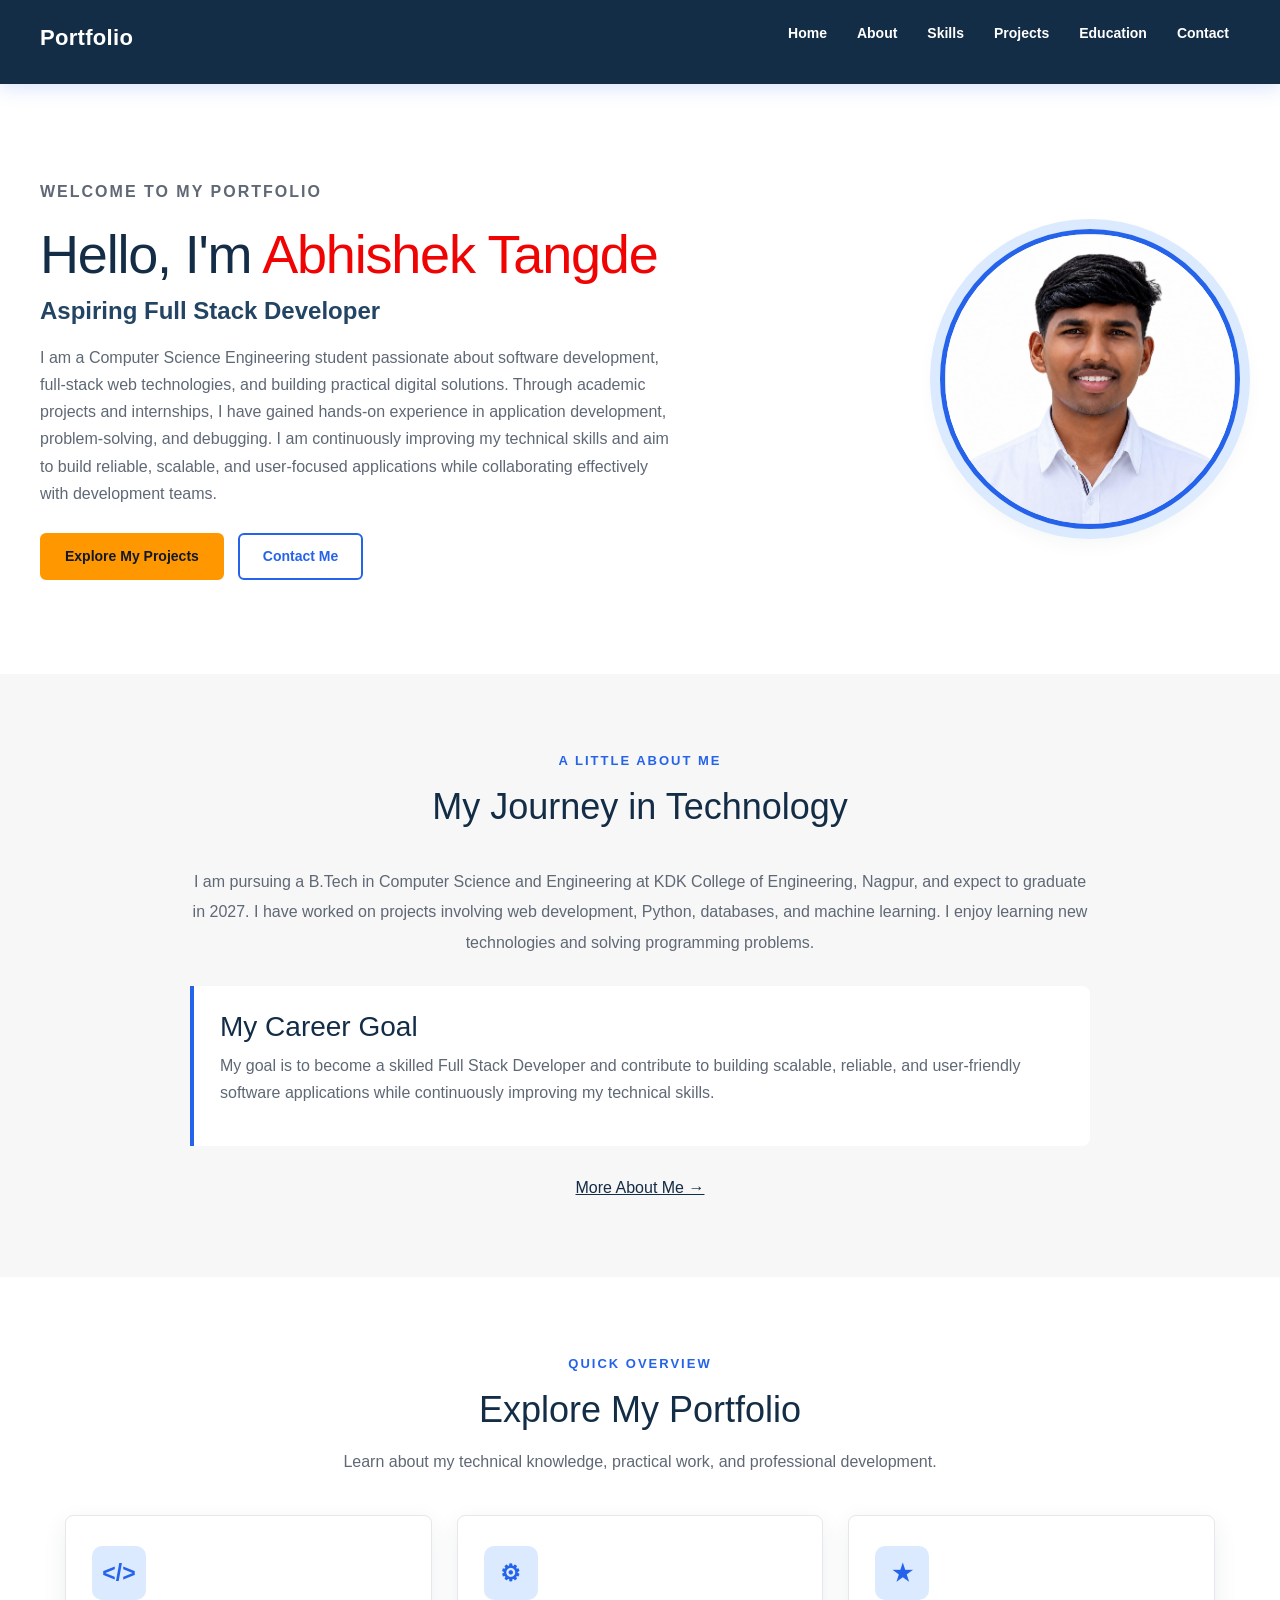
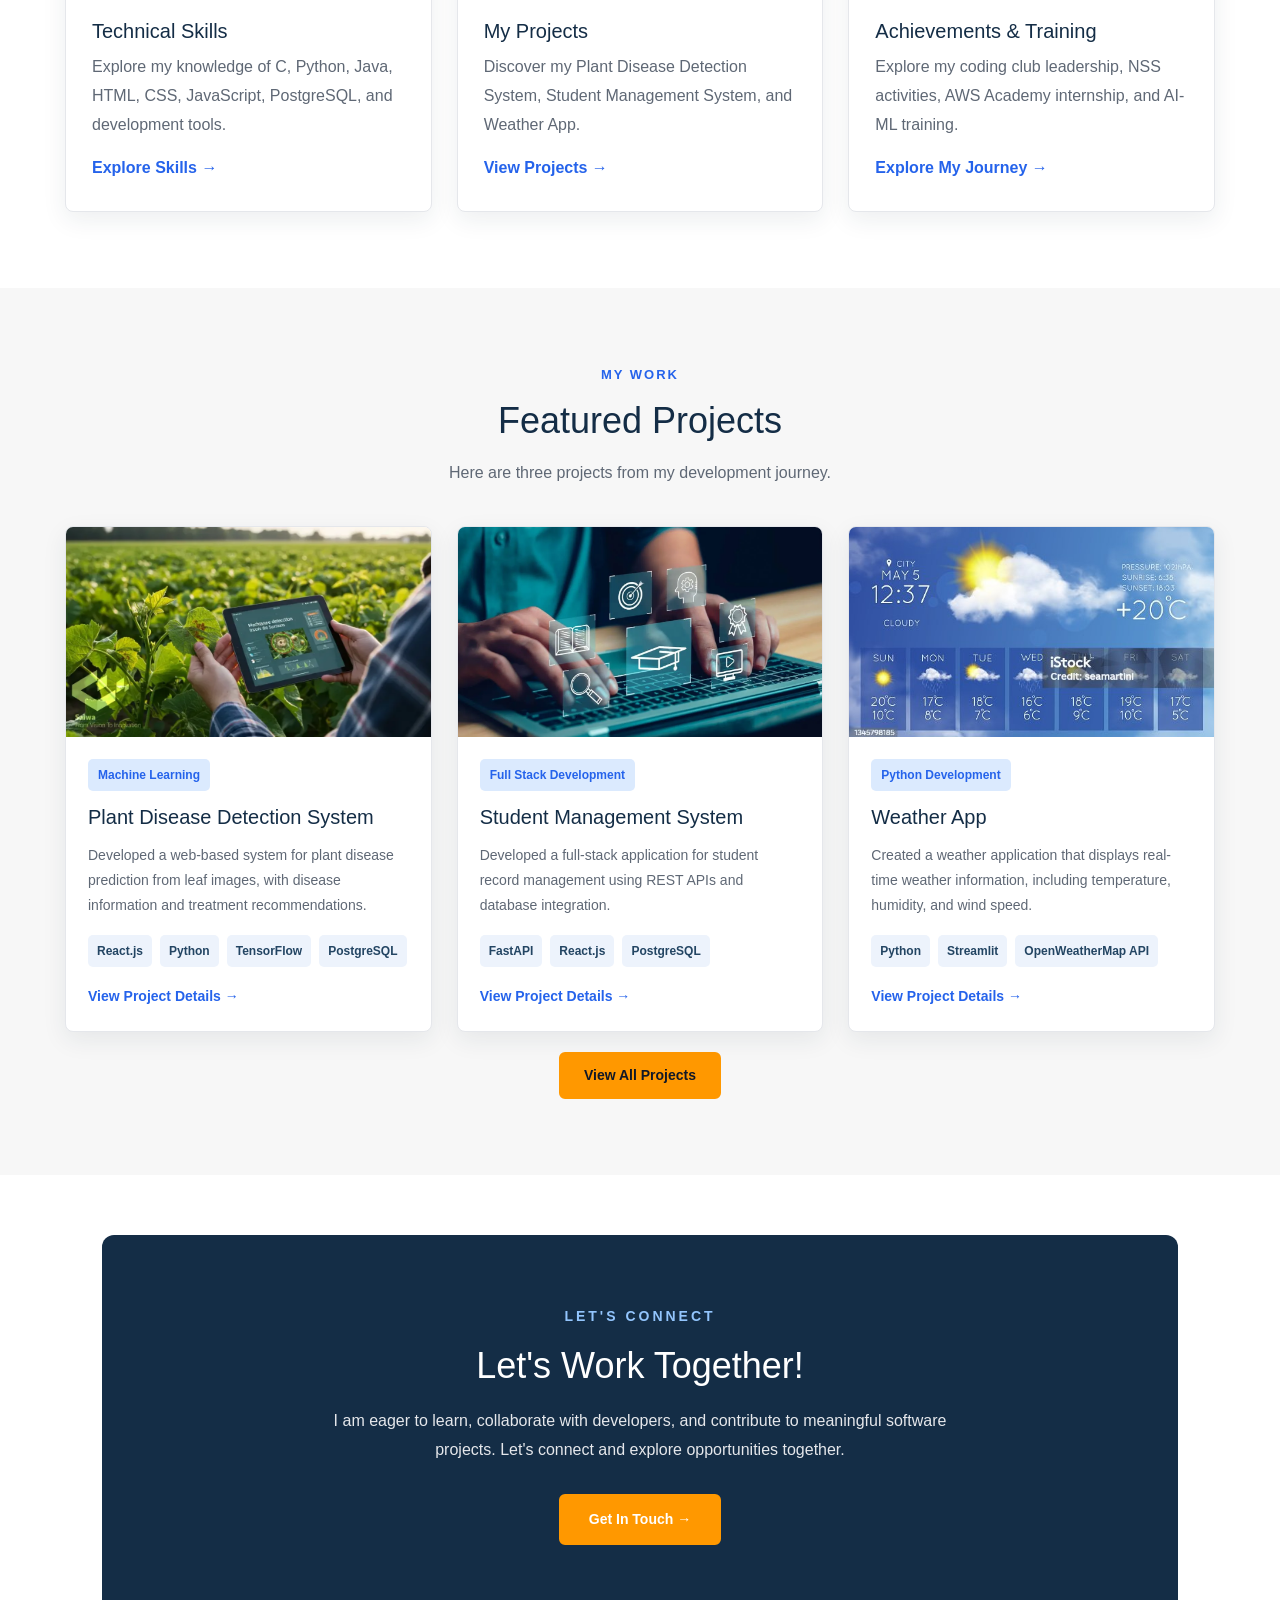
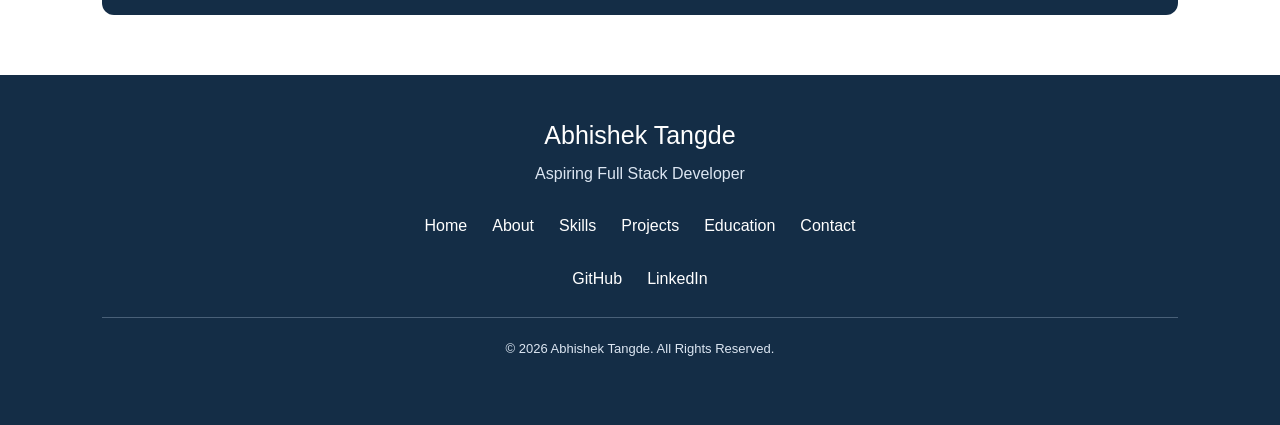
<file: index.html>
<!DOCTYPE html>
<html lang="en">
<head>
    <meta charset="UTF-8">
    <meta name="viewport" content="width=device-width, initial-scale=1.0">

    <link href="https://cdn.jsdelivr.net/npm/bootstrap@5.3.8/dist/css/bootstrap.min.css" rel="stylesheet">

    <title>Portfolio</title>

    <link rel="stylesheet" href="style.css">
</head>

<body>

    <!-- Navigation Bar -->
    <header>
        <nav class="navbar">
            <h2 class="logo">Portfolio</h2>

            <ul class="nav-links">
                <li><a href="index.html" class="active">Home</a></li>
                <li><a href="about.html">About</a></li>
                <li><a href="skills.html">Skills</a></li>
                <li><a href="projects.html">Projects</a></li>
                <li><a href="education.html">Education</a></li>
                <li><a href="contact.html">Contact</a></li>
            </ul>
        </nav>
    </header>

    <main>

        <!-- 1. Hero Section -->
        <section class="hero">

            <div class="hero-content">
                <p class="welcome">WELCOME TO MY PORTFOLIO</p>

                <h1>
                    Hello, I'm <span>Abhishek Tangde</span>
                </h1>

                <h3>Aspiring Full Stack Developer</h3>

                <p>
                    I am a Computer Science Engineering student passionate about software development, full-stack web technologies, and building practical digital solutions. Through academic projects and internships, I have gained hands-on experience in application development, problem-solving, and debugging. I am continuously improving my technical skills and aim to build reliable, scalable, and user-focused applications while collaborating effectively with development teams.
                </p>

                <div class="hero-buttons">
                    <a href="projects.html" class="btn">
                        Explore My Projects
                    </a>

                    <a href="contact.html" class="btn btn-outline">
                        Contact Me
                    </a>
                </div>
            </div>

            <div class="hero-image">
                <img src="Images/Photos/Abhi-Photo.jpeg"
                     alt="Abhishek Tangde">
            </div>

        </section>

        <!-- 2. Quick Introduction and Career Goal -->
        <section class="intro-section">

            <div class="section-heading">
                <p class="small-title">A LITTLE ABOUT ME</p>
                <h2>My Journey in Technology</h2>
            </div>

            <p class="intro-text">
                I am pursuing a B.Tech in Computer Science and Engineering
                at KDK College of Engineering, Nagpur, and expect to
                graduate in 2027. I have worked on projects involving
                web development, Python, databases, and machine learning.
                I enjoy learning new technologies and solving
                programming problems.
            </p>

            <div class="career-goal">
                <h3>My Career Goal</h3>

                <p>
                    My goal is to become a skilled Full Stack Developer
                    and contribute to building scalable, reliable,
                    and user-friendly software applications while
                    continuously improving my technical skills.
                </p>
            </div>

            <a href="about.html" class="text-link">
                More About Me &rarr;
            </a>

        </section>

        <!-- 3. Three Highlight Cards -->
        <section class="highlights section">

            <div class="section-heading">
                <p class="small-title">QUICK OVERVIEW</p>
                <h2>Explore My Portfolio</h2>

                <p>
                    Learn about my technical knowledge, practical work,
                    and professional development.
                </p>
            </div>

            <div class="highlight-grid">

                <!-- Skills Card -->
                <a href="skills.html" class="highlight-card">

                    <div class="card-icon">&lt;/&gt;</div>

                    <h3>Technical Skills</h3>

                    <p>
                        Explore my knowledge of C, Python, Java,
                        HTML, CSS, JavaScript, PostgreSQL,
                        and development tools.
                    </p>

                    <span>Explore Skills &rarr;</span>

                </a>

                <!-- Projects Card -->
                <a href="projects.html" class="highlight-card">

                    <div class="card-icon">&#9881;</div>

                    <h3>My Projects</h3>

                    <p>
                        Discover my Plant Disease Detection System,
                        Student Management System, and Weather App.
                    </p>

                    <span>View Projects &rarr;</span>

                </a>

                <!-- Achievements Card -->
                <a href="education.html" class="highlight-card">

                    <div class="card-icon">&#9733;</div>

                    <h3>Achievements & Training</h3>

                    <p>
                        Explore my coding club leadership, NSS activities,
                        AWS Academy internship, and AI-ML training.
                    </p>

                    <span>Explore My Journey &rarr;</span>

                </a>

            </div>

        </section>

        <!-- 4. Featured Projects with Images -->
        <section class="featured-section">

            <div class="section-heading">
                <p class="small-title">MY WORK</p>
                <h2>Featured Projects</h2>

                <p>
                    Here are three projects from my development journey.
                </p>
            </div>

            <div class="project-grid">

                <!-- Project 1 -->
                <article class="project-card">

                    <img
                        src="Images/Photos/Plant image.webp"
                        alt="Plant Disease Detection System"
                        class="project-image"
                    >

                    <div class="project-info">

                        <span class="project-tag">
                            Machine Learning
                        </span>

                        <h3>Plant Disease Detection System</h3>

                        <p>
                            Developed a web-based system for plant disease
                            prediction from leaf images, with disease
                            information and treatment recommendations.
                        </p>

                        <div class="tech-tags">
                            <span>React.js</span>
                            <span>Python</span>
                            <span>TensorFlow</span>
                            <span>PostgreSQL</span>
                        </div>

                        <a href="projects.html" class="text-link">
                            View Project Details &rarr;
                        </a>

                    </div>
                </article>

                <!-- Project 2 -->
                <article class="project-card">

                    <img
                        src="Images/Photos/student management.webp"
                        alt="Student Management System"
                        class="project-image"
                    >

                    <div class="project-info">

                        <span class="project-tag">
                            Full Stack Development
                        </span>

                        <h3>Student Management System</h3>

                        <p>
                            Developed a full-stack application for
                            student record management using REST APIs
                            and database integration.
                        </p>

                        <div class="tech-tags">
                            <span>FastAPI</span>
                            <span>React.js</span>
                            <span>PostgreSQL</span>
                        </div>

                        <a href="projects.html" class="text-link">
                            View Project Details &rarr;
                        </a>

                    </div>
                </article>

                <!-- Project 3 -->
                <article class="project-card">

                    <img
                        src="Images/Photos/Weather.jpg"
                        alt="Weather App"
                        class="project-image"
                    >

                    <div class="project-info">

                        <span class="project-tag">
                            Python Development
                        </span>

                        <h3>Weather App</h3>

                        <p>
                            Created a weather application that displays
                            real-time weather information, including
                            temperature, humidity, and wind speed.
                        </p>

                        <div class="tech-tags">
                            <span>Python</span>
                            <span>Streamlit</span>
                            <span>OpenWeatherMap API</span>
                        </div>

                        <a href="projects.html" class="text-link">
                            View Project Details &rarr;
                        </a>

                    </div>
                </article>

            </div>

            <div class="center-button">
                <a href="projects.html" class="btn">
                    View All Projects
                </a>
            </div>

        </section>

        <!-- 5. Let's Work Together Banner -->
        <section class="work-banner">

            <p class="small-title">LET'S CONNECT</p>

            <h2>Let's Work Together!</h2>

            <p>
                I am eager to learn, collaborate with developers,
                and contribute to meaningful software projects.
                Let's connect and explore opportunities together.
            </p>

            <a href="contact.html" class="btn banner-btn">
                Get In Touch &rarr;
            </a>

        </section>

    </main>

    <!-- FOOTER -->
    <footer class="footer">

        <h3>Abhishek Tangde</h3>

        <p>Aspiring Full Stack Developer</p>

        <div class="footer-links">

            <a href="index.html">Home</a>
            <a href="about.html">About</a>
            <a href="skills.html">Skills</a>
            <a href="projects.html">Projects</a>
            <a href="education.html">Education</a>
            <a href="contact.html">Contact</a>

        </div>

        <div class="footer-socials">

            <a href="https://github.com/AbhishekTangde"
               target="_blank">GitHub</a>

            <a href="https://www.linkedin.com/in/abhishek-tangde-938168348/"
               target="_blank">LinkedIn</a>

        </div>

        <p class="copyright">
            © 2026 Abhishek Tangde. All Rights Reserved.
        </p>

    </footer>

<script src="https://cdn.jsdelivr.net/npm/bootstrap@5.3.8/dist/js/bootstrap.bundle.min.js"></script>


</body>
</html>
</file>
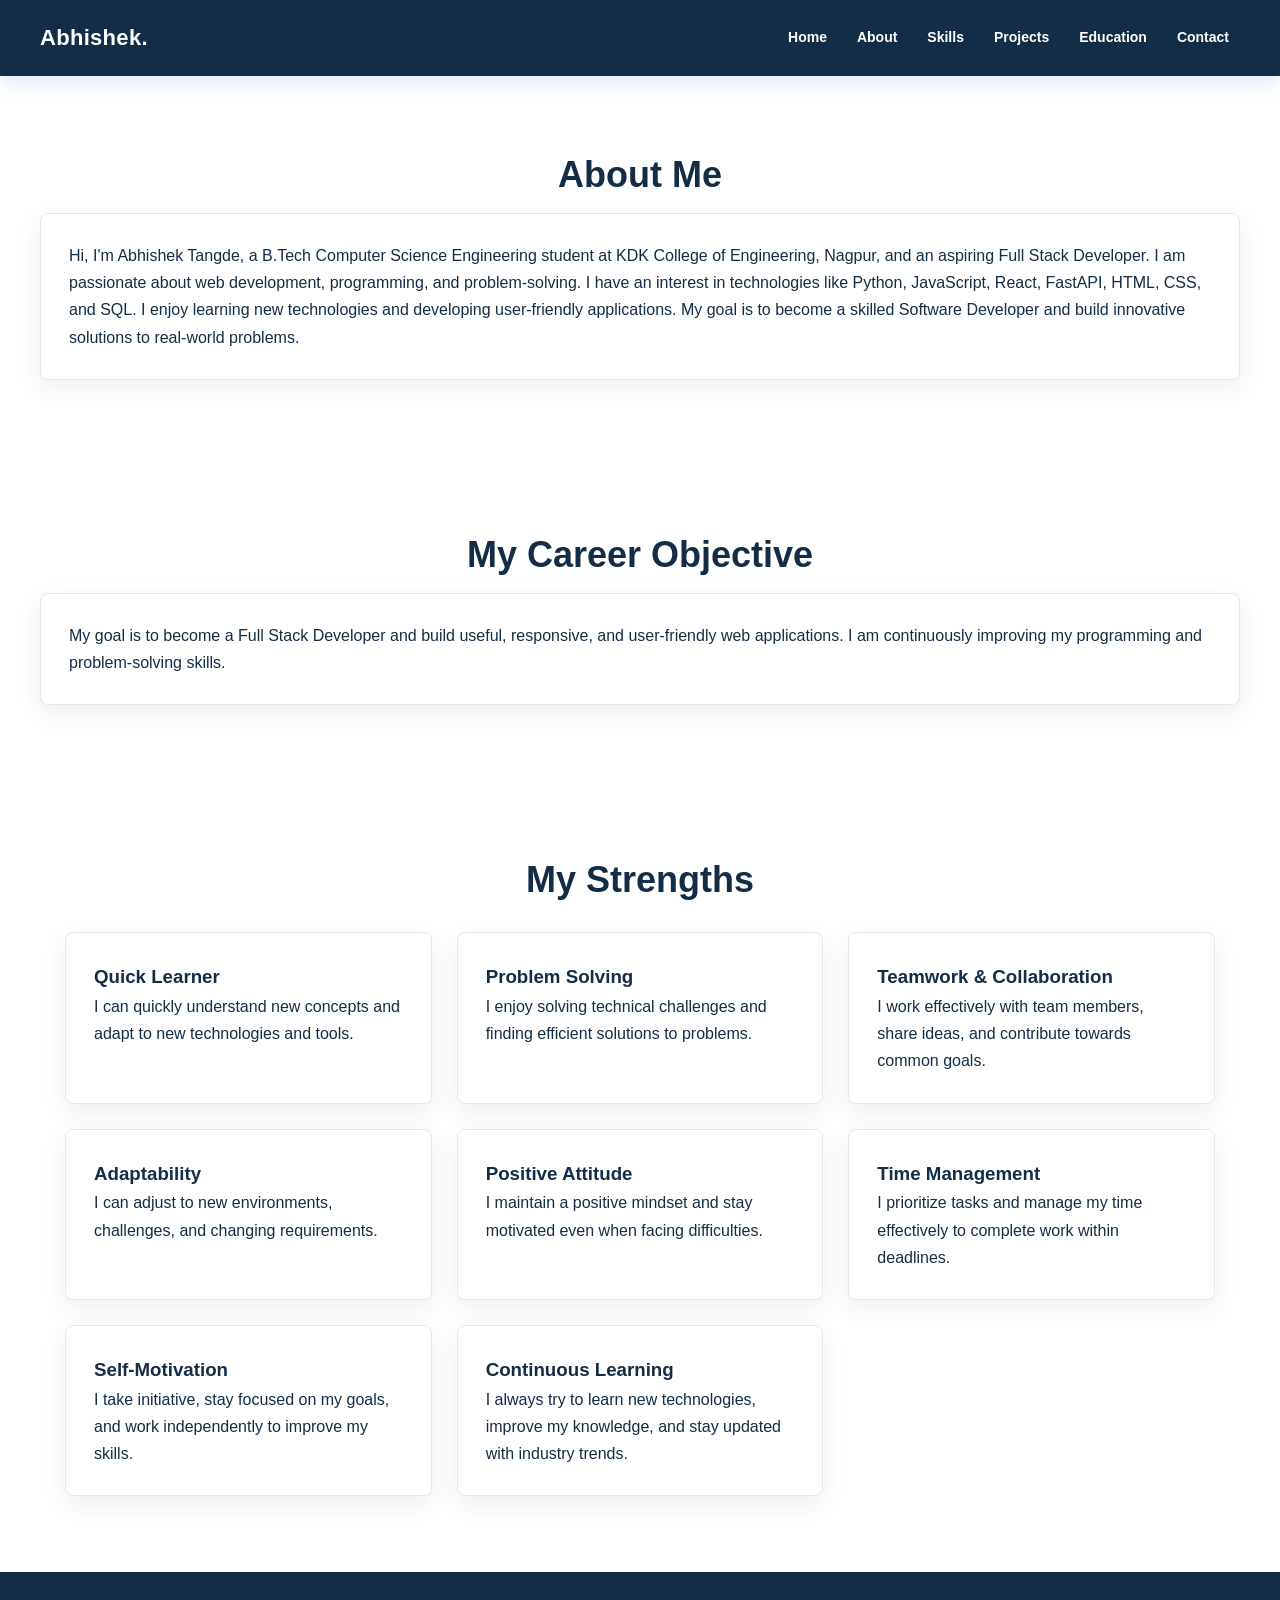
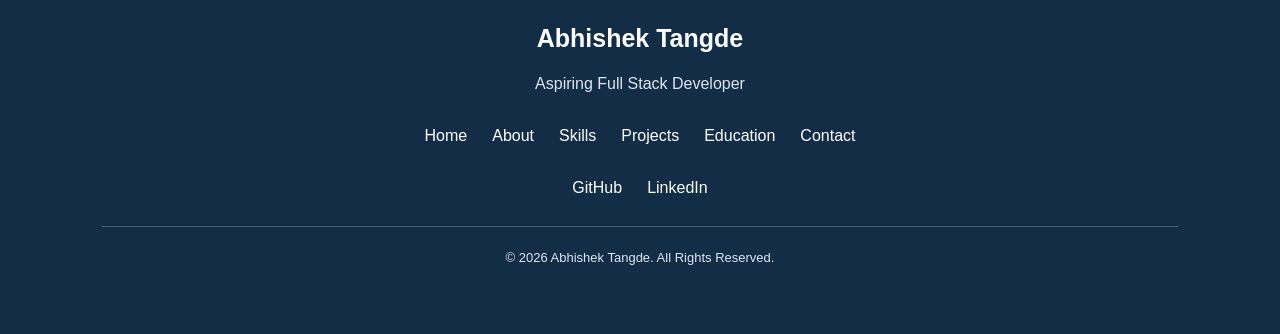
<file: about.html>
<!DOCTYPE html>
<html lang="en">
<head>
    <meta charset="UTF-8">
    <meta name="viewport" content="width=device-width, initial-scale=1.0">
    <link rel="stylesheet" href="style.css">
    <title>Portfolio</title>
</head>
<body>
    

<header>
    <nav class="navbar">
        <h2 class="logo">Abhishek.</h2>

        <ul class="nav-links">
            <li><a href="index.html">Home</a></li>
            <li><a href="about.html">About</a></li>
            <li><a href="skills.html">Skills</a></li>
            <li><a href="projects.html">Projects</a></li>
            <li><a href="education.html">Education</a></li>
            <li><a href="contact.html">Contact</a></li>
        </ul>
    </nav>
</header>

  <!-- About Section -->
    
<main>
    <section class="section">
        <h2>About Me</h2>

        <div class="content-card">
            <p>
                Hi, I'm Abhishek Tangde, a B.Tech Computer Science Engineering student at KDK College of Engineering, Nagpur, and an aspiring Full Stack Developer. I am passionate about web development, programming, and problem-solving. I have an interest in technologies like Python, JavaScript, React, FastAPI, HTML, CSS, and SQL. I enjoy learning new technologies and developing user-friendly applications. My goal is to become a skilled Software Developer and build innovative solutions to real-world problems.
            </p>
        </div>
    </section>

    <section class="section">
        <h2>My Career Objective</h2>

        <div class="content-card">
            <p>
                My goal is to become a Full Stack Developer
                and build useful, responsive, and user-friendly
                web applications. I am continuously improving
                my programming and problem-solving skills.
            </p>
        </div>
    </section>

    <section class="section">
        <h2>My Strengths</h2>

        <div class="card-container">
            <div class="content-card">
                <h3>Quick Learner</h3>
                <p>I can quickly understand new concepts and adapt to new technologies and tools.</p>
            </div>

            <div class="content-card">
                <h3>Problem Solving</h3>
                <p>I enjoy solving technical challenges and finding efficient solutions to problems.</p>
            </div>

            <div class="content-card">
                <h3>Teamwork & Collaboration</h3>
                <p>I work effectively with team members, share ideas, and contribute towards common goals.</p>
            </div>

            <div class="content-card">
                <h3>Adaptability</h3>
                <p>I can adjust to new environments, challenges, and changing requirements.</p>
            </div>

            <div class="content-card">
                <h3>Positive Attitude</h3>
                <p>I maintain a positive mindset and stay motivated even when facing difficulties.</p>
            </div>

            <div class="content-card">
                <h3>Time Management</h3>
                <p>I prioritize tasks and manage my time effectively to complete work within deadlines.</p>
            </div>

            <div class="content-card">
                <h3>Self-Motivation</h3>
                <p>I take initiative, stay focused on my goals, and work independently to improve my skills.</p>
            </div>

            <div class="content-card">
                <h3>Continuous Learning</h3>
                <p>I always try to learn new technologies, improve my knowledge, and stay updated with industry trends.</p>
            </div>

        </div>
    </section>
</main>


    <!-- FOOTER -->
    <footer class="footer">

        <h3>Abhishek Tangde</h3>

        <p>Aspiring Full Stack Developer</p>

        <div class="footer-links">

            <a href="index.html">Home</a>
            <a href="about.html">About</a>
            <a href="skills.html">Skills</a>
            <a href="projects.html">Projects</a>
            <a href="education.html">Education</a>
            <a href="contact.html">Contact</a>

        </div>

        <div class="footer-socials">

            <a href="https://github.com/AbhishekTangde"
               target="_blank">GitHub</a>

            <a href="https://www.linkedin.com/in/abhishek-tangde-938168348/"
               target="_blank">LinkedIn</a>

        </div>

        <p class="copyright">
            © 2026 Abhishek Tangde. All Rights Reserved.
        </p>

    </footer>


</body>
</html>
</file>
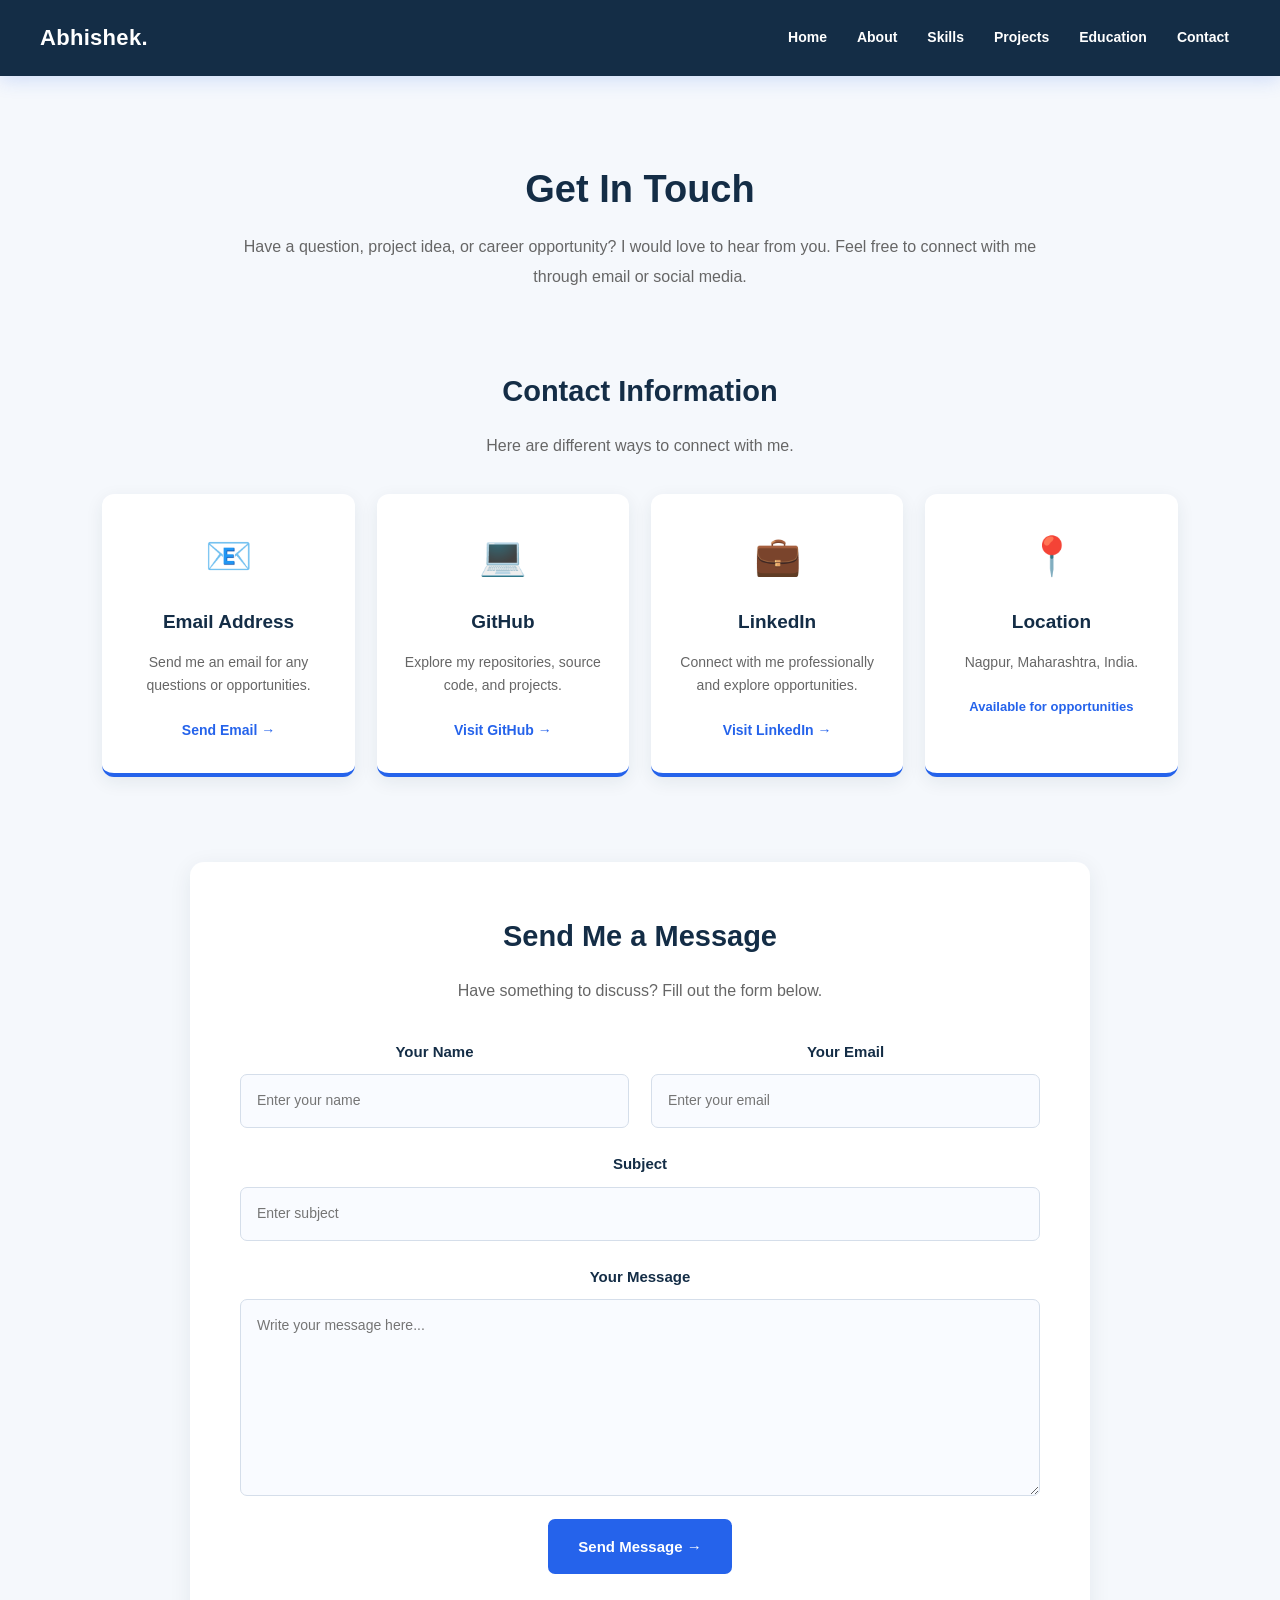
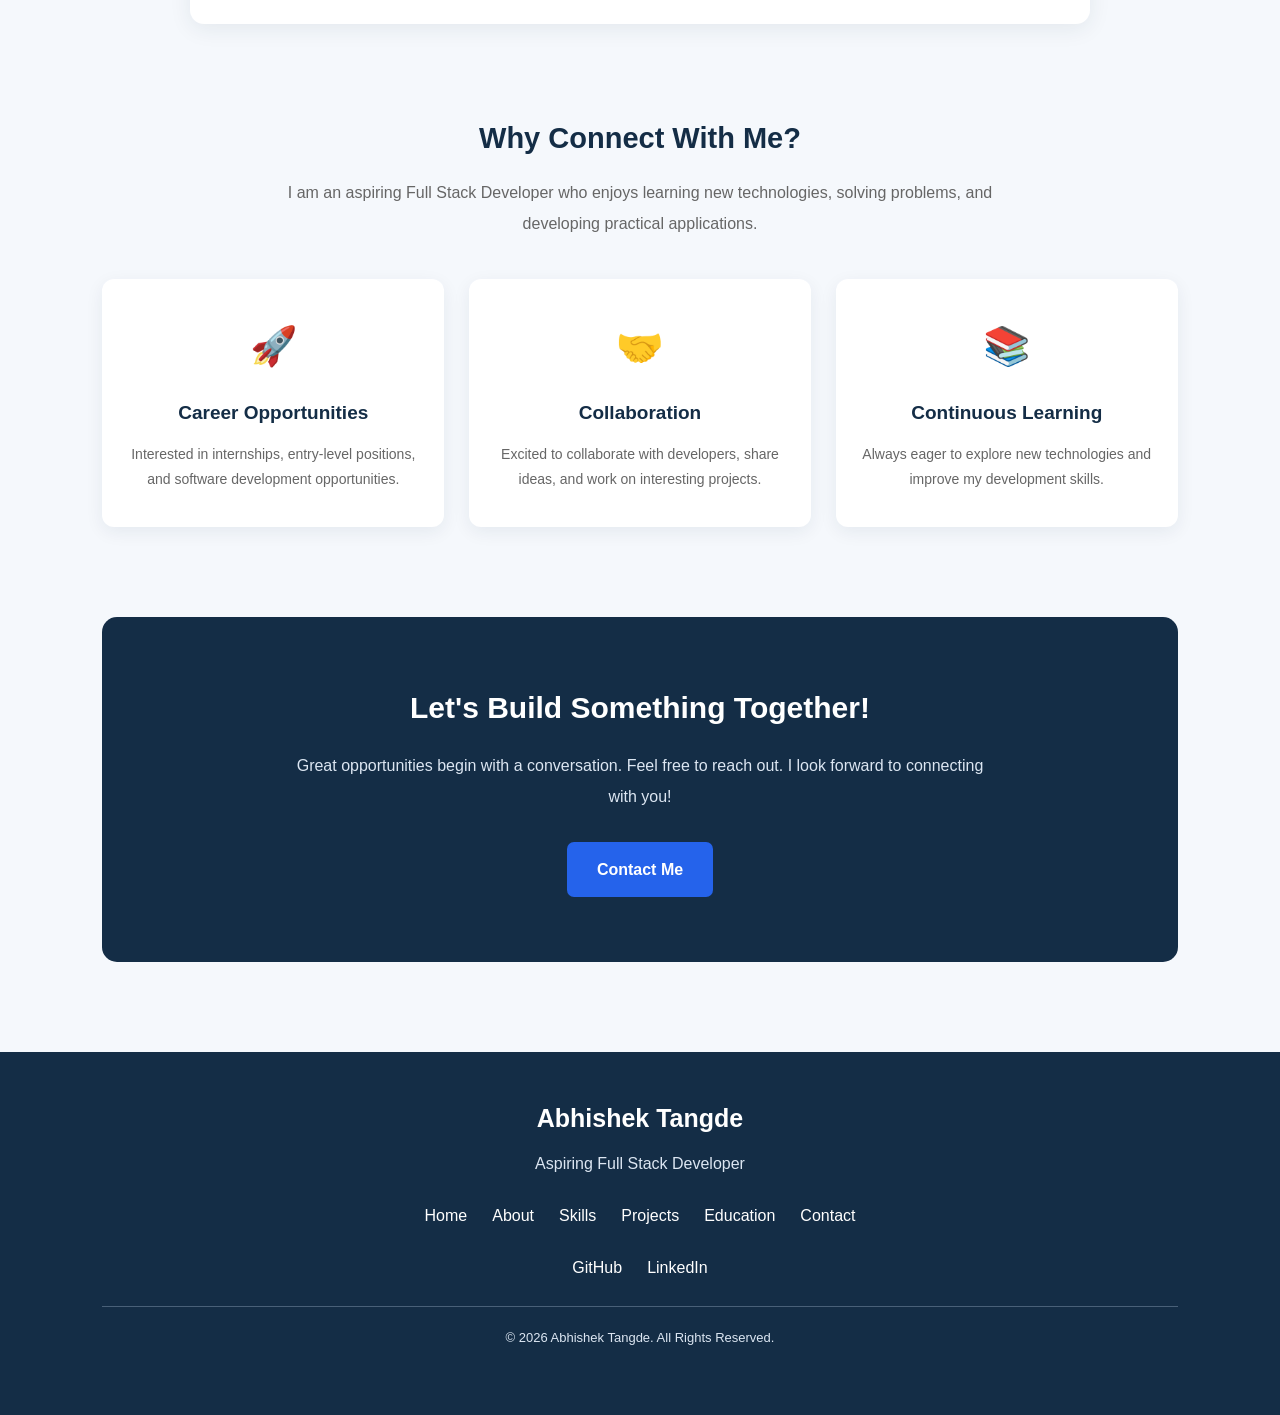
<file: contact.html>
<!DOCTYPE html>
<html lang="en">

<head>
    <meta charset="UTF-8">
    <meta name="viewport" content="width=device-width, initial-scale=1.0">

    <link rel="stylesheet" href="style.css">

    <title>Contact | Abhishek Tangde</title>
</head>

<body>

    <!-- HEADER AND NAVBAR -->
    <header>
        <nav class="navbar">

            <h2 class="logo">Abhishek.</h2>

            <ul class="nav-links">
                <li><a href="index.html">Home</a></li>
                <li><a href="about.html">About</a></li>
                <li><a href="skills.html">Skills</a></li>
                <li><a href="projects.html">Projects</a></li>
                <li><a href="education.html">Education</a></li>
                <li><a href="contact.html" class="active">Contact</a></li>
            </ul>

        </nav>
    </header>


    <!-- CONTACT SECTION -->
    <section id="contact" class="section">

        <!-- INTRODUCTION -->
        <div class="contact-intro">

            <h2>Get In Touch</h2>

            <p>
                Have a question, project idea, or career opportunity?
                I would love to hear from you. Feel free to connect
                with me through email or social media.
            </p>

        </div>


        <!-- CONTACT INFORMATION -->
        <div class="contact-info-section">

            <h3>Contact Information</h3>

            <p class="contact-subtitle">
                Here are different ways to connect with me.
            </p>

            <div class="contact-info-container">

                <!-- EMAIL -->
                <div class="contact-info-card">

                    <div class="contact-icon">📧</div>

                    <h4>Email Address</h4>

                    <p>
                        Send me an email for any
                        questions or opportunities.
                    </p>

                    <a href="mailto:abhishektangde2004@gmail.com">
                        Send Email →
                    </a>

                </div>


                <!-- GITHUB -->
                <div class="contact-info-card">

                    <div class="contact-icon">💻</div>

                    <h4>GitHub</h4>

                    <p>
                        Explore my repositories,
                        source code, and projects.
                    </p>

                    <a href="https://github.com/AbhishekTangde"
                       target="_blank">
                        Visit GitHub →
                    </a>

                </div>


                <!-- LINKEDIN -->
                <div class="contact-info-card">

                    <div class="contact-icon">💼</div>

                    <h4>LinkedIn</h4>

                    <p>
                        Connect with me professionally
                        and explore opportunities.
                    </p>

                    <a href="https://www.linkedin.com/in/abhishek-tangde-938168348/"
                       target="_blank">
                        Visit LinkedIn →
                    </a>

                </div>


                <!-- LOCATION -->
                <div class="contact-info-card">

                    <div class="contact-icon">📍</div>

                    <h4>Location</h4>

                    <p>
                        Nagpur, Maharashtra, India.
                    </p>

                    <span>Available for opportunities</span>

                </div>

            </div>

        </div>


        <!-- CONTACT FORM -->
        <div class="contact-form-section">

            <div class="form-heading">

                <h3>Send Me a Message</h3>

                <p>
                    Have something to discuss?
                    Fill out the form below.
                </p>

            </div>

            <form action="mailto:abhishektangde2004@gmail.com"
                  method="post"
                  enctype="text/plain">

                <div class="form-row">

                    <div class="form-group">

                        <label for="name">Your Name</label>

                        <input
                            type="text"
                            id="name"
                            name="Name"
                            placeholder="Enter your name"
                            required>

                    </div>


                    <div class="form-group">

                        <label for="email">Your Email</label>

                        <input
                            type="email"
                            id="email"
                            name="Email"
                            placeholder="Enter your email"
                            required>

                    </div>

                </div>


                <div class="form-group">

                    <label for="subject">Subject</label>

                    <input
                        type="text"
                        id="subject"
                        name="Subject"
                        placeholder="Enter subject"
                        required>

                </div>


                <div class="form-group">

                    <label for="message">Your Message</label>

                    <textarea
                        id="message"
                        name="Message"
                        rows="7"
                        placeholder="Write your message here..."
                        required></textarea>

                </div>


                <button type="submit" class="submit-btn">
                    Send Message →
                </button>

            </form>

        </div>


        <!-- WHY CONNECT -->
        <div class="why-connect">

            <h3>Why Connect With Me?</h3>

            <p>
                I am an aspiring Full Stack Developer who enjoys
                learning new technologies, solving problems,
                and developing practical applications.
            </p>

            <div class="why-connect-container">

                <div class="why-card">

                    <span>🚀</span>

                    <h4>Career Opportunities</h4>

                    <p>
                        Interested in internships,
                        entry-level positions, and
                        software development opportunities.
                    </p>

                </div>


                <div class="why-card">

                    <span>🤝</span>

                    <h4>Collaboration</h4>

                    <p>
                        Excited to collaborate with developers,
                        share ideas, and work on interesting projects.
                    </p>

                </div>


                <div class="why-card">

                    <span>📚</span>

                    <h4>Continuous Learning</h4>

                    <p>
                        Always eager to explore new technologies
                        and improve my development skills.
                    </p>

                </div>

            </div>

        </div>


        <!-- FINAL BANNER -->
        <div class="contact-banner">

            <h3>Let's Build Something Together!</h3>

            <p>
                Great opportunities begin with a conversation.
                Feel free to reach out. I look forward
                to connecting with you!
            </p>

            <a href="mailto:abhishektangde2004@gmail.com"
               class="contact-banner-btn">
                Contact Me
            </a>

        </div>

    </section>


    <!-- FOOTER -->
    <footer class="footer">

        <h3>Abhishek Tangde</h3>

        <p>Aspiring Full Stack Developer</p>

        <div class="footer-links">

            <a href="index.html">Home</a>
            <a href="about.html">About</a>
            <a href="skills.html">Skills</a>
            <a href="projects.html">Projects</a>
            <a href="education.html">Education</a>
            <a href="contact.html">Contact</a>

        </div>

        <div class="footer-socials">

            <a href="https://github.com/AbhishekTangde"
               target="_blank">GitHub</a>

            <a href="https://www.linkedin.com/in/abhishek-tangde-938168348/"
               target="_blank">LinkedIn</a>

        </div>

        <p class="copyright">
            © 2026 Abhishek Tangde. All Rights Reserved.
        </p>

    </footer>

</body>
</html>
</file>
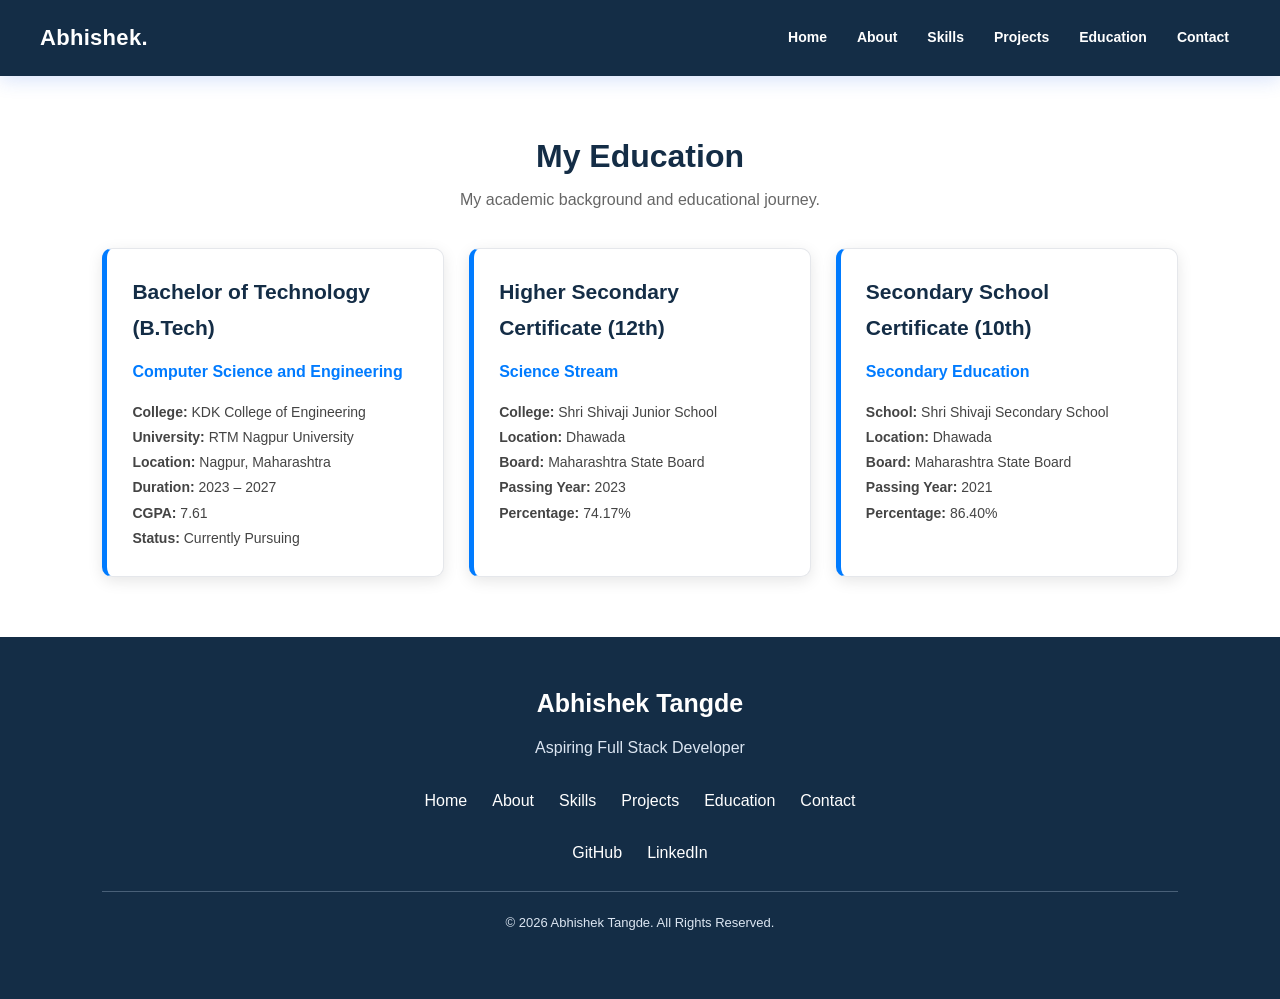
<file: education.html>
<!DOCTYPE html>
<html lang="en">
<head>
    <meta charset="UTF-8">
    <meta name="viewport" content="width=device-width, initial-scale=1.0">
    <link rel="stylesheet" href="style.css">
    <title>Education | Abhishek Tangde</title>
</head>
<body>

<header>
    <nav class="navbar">
        <h2 class="logo">Abhishek.</h2>

        <ul class="nav-links">
            <li><a href="index.html">Home</a></li>
            <li><a href="about.html">About</a></li>
            <li><a href="skills.html">Skills</a></li>
            <li><a href="projects.html">Projects</a></li>
            <li><a href="education.html">Education</a></li>
            <li><a href="contact.html">Contact</a></li>
        </ul>
    </nav>
</header>

<!-- Education Section -->
<section id="education" class="section">

    <h2>My Education</h2>
    <p>My academic background and educational journey.</p>

    <div class="education-container">

        <!-- B.Tech Education -->
        <div class="education-card">
            <h3>Bachelor of Technology (B.Tech)</h3>
            <h4>Computer Science and Engineering</h4>

            <p><strong>College:</strong> KDK College of Engineering</p>
            <p><strong>University:</strong> RTM Nagpur University</p>
            <p><strong>Location:</strong> Nagpur, Maharashtra</p>
            <p><strong>Duration:</strong> 2023 – 2027</p>
            <p><strong>CGPA:</strong> 7.61</p>
            <p><strong>Status:</strong> Currently Pursuing</p>
        </div>

        <!-- 12th Education -->
        <div class="education-card">
            <h3>Higher Secondary Certificate (12th)</h3>
            <h4>Science Stream</h4>

            <p><strong>College:</strong> Shri Shivaji Junior School</p>
            <p><strong>Location:</strong> Dhawada</p>
            <p><strong>Board:</strong> Maharashtra State Board</p>
            <p><strong>Passing Year:</strong> 2023</p>
            <p><strong>Percentage:</strong> 74.17%</p>
        </div>

        <!-- 10th Education -->
        <div class="education-card">
            <h3>Secondary School Certificate (10th)</h3>
            <h4>Secondary Education</h4>

            <p><strong>School:</strong> Shri Shivaji Secondary School</p>
            <p><strong>Location:</strong> Dhawada</p>
            <p><strong>Board:</strong> Maharashtra State Board</p>
            <p><strong>Passing Year:</strong> 2021</p>
            <p><strong>Percentage:</strong> 86.40%</p>
        </div>

    </div>

</section>

<!-- FOOTER -->
    <footer class="footer">

        <h3>Abhishek Tangde</h3>

        <p>Aspiring Full Stack Developer</p>

        <div class="footer-links">

            <a href="index.html">Home</a>
            <a href="about.html">About</a>
            <a href="skills.html">Skills</a>
            <a href="projects.html">Projects</a>
            <a href="education.html">Education</a>
            <a href="contact.html">Contact</a>

        </div>

        <div class="footer-socials">

            <a href="https://github.com/AbhishekTangde"
               target="_blank">GitHub</a>

            <a href="https://www.linkedin.com/in/abhishek-tangde-938168348/"
               target="_blank">LinkedIn</a>

        </div>

        <p class="copyright">
            © 2026 Abhishek Tangde. All Rights Reserved.
        </p>

    </footer>


</body>
</html>
</file>
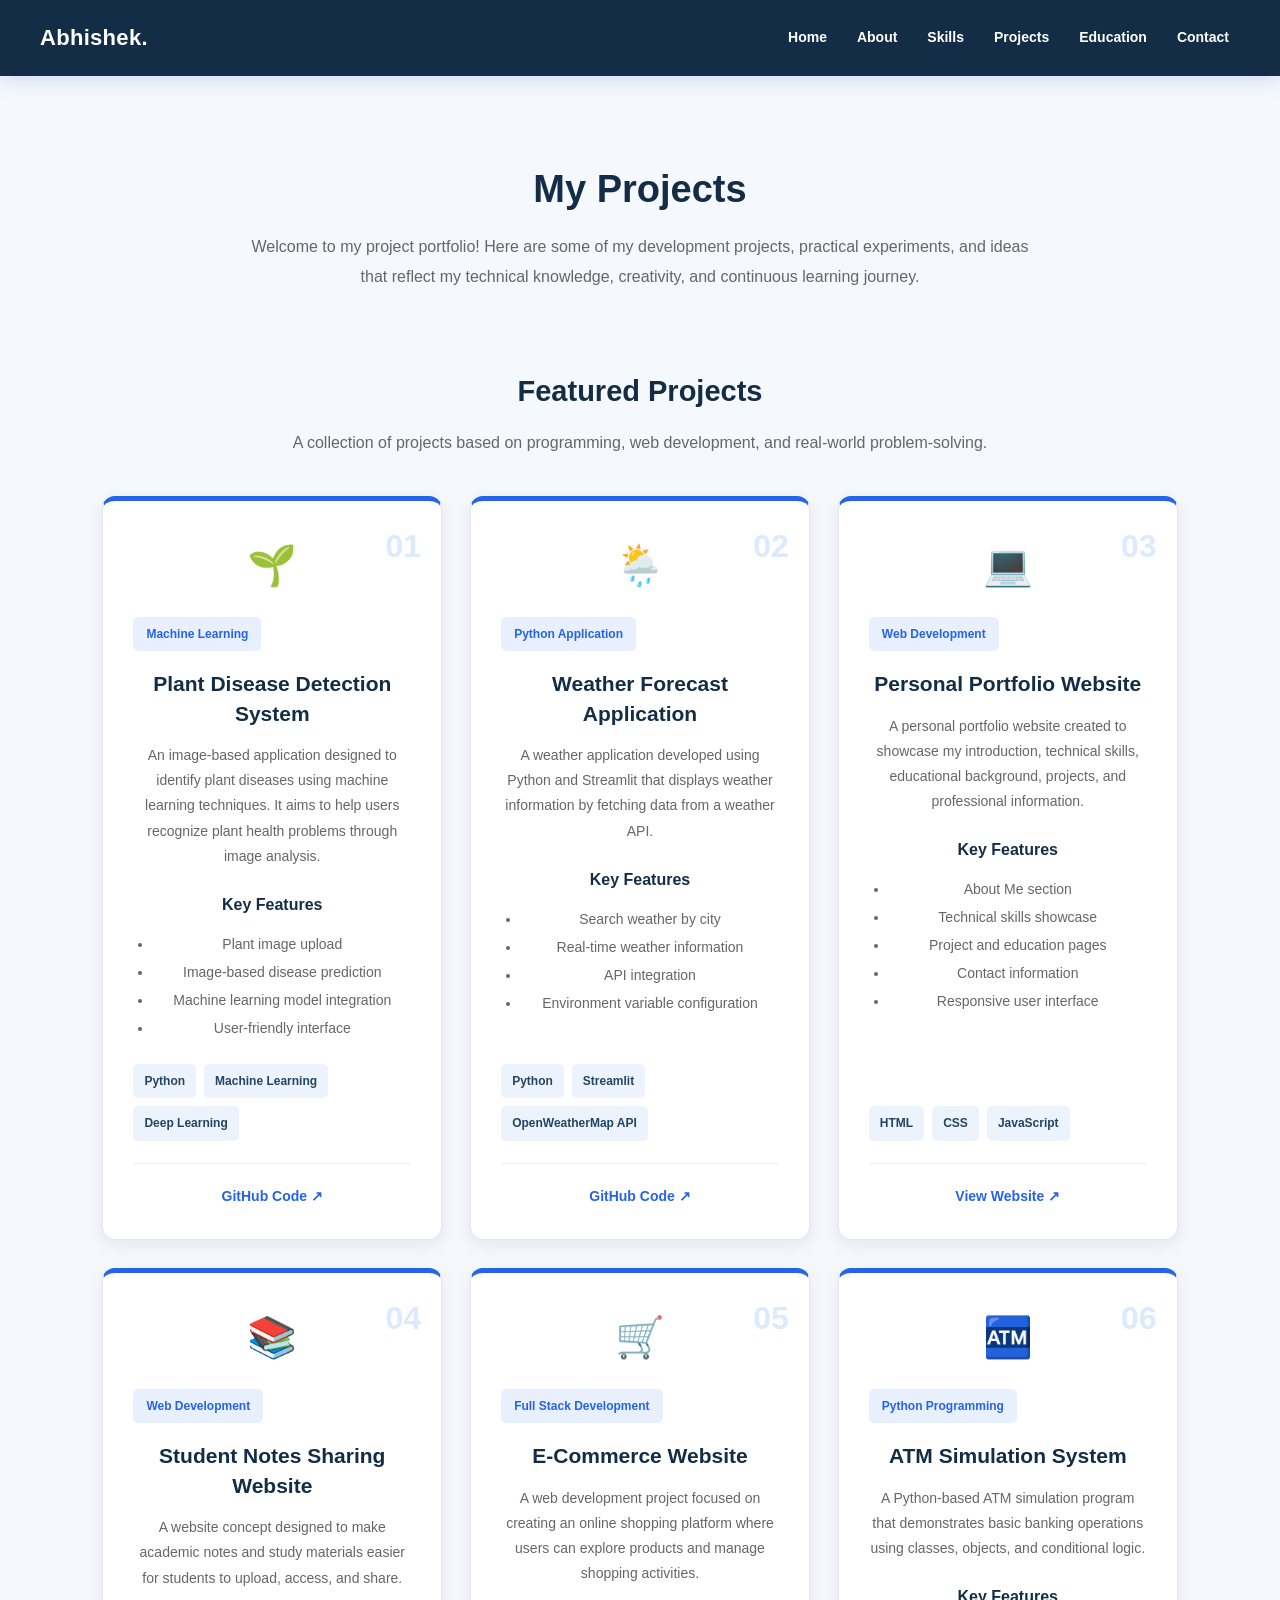
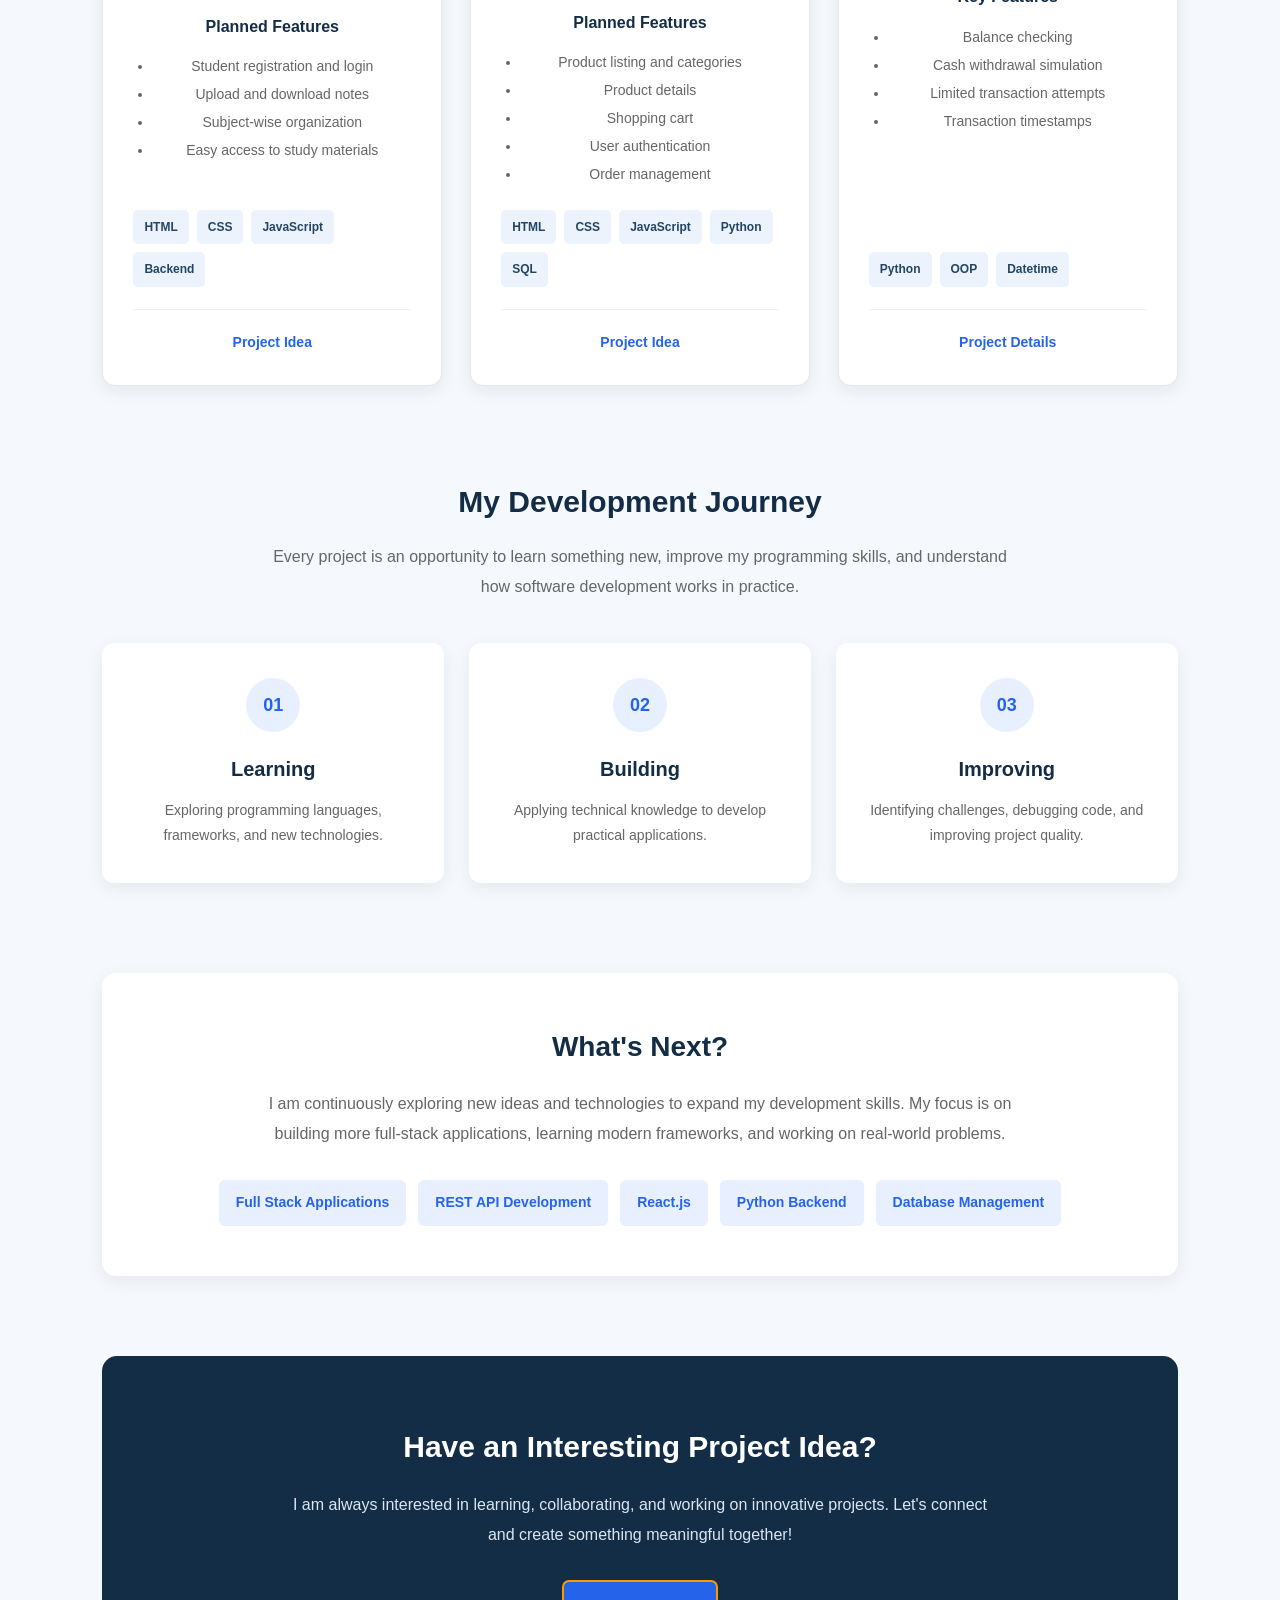
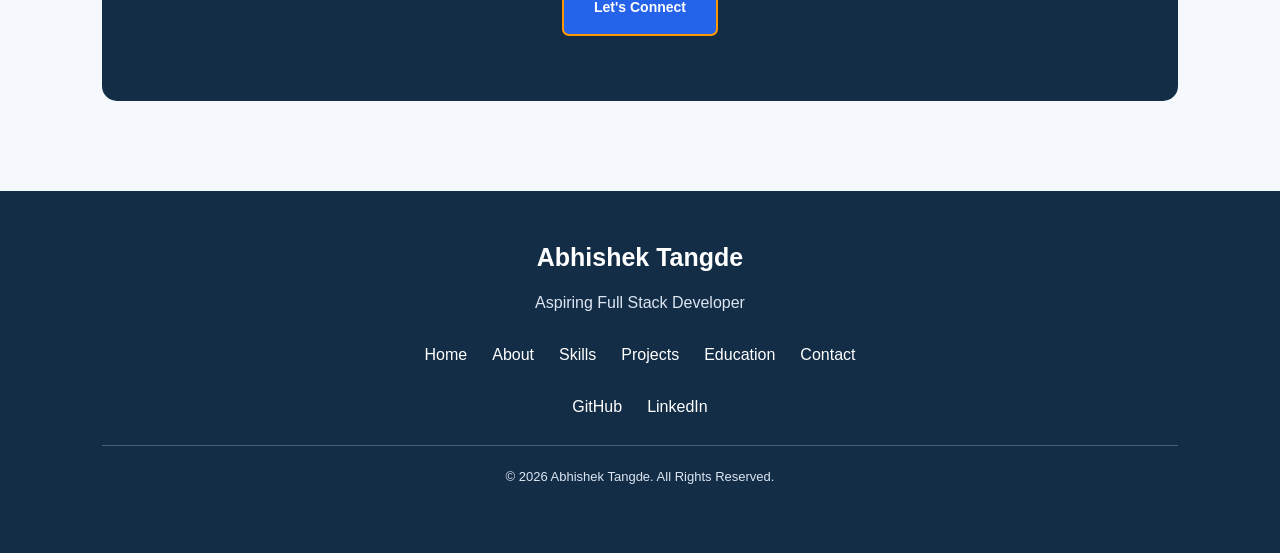
<file: projects.html>
<!DOCTYPE html>
<html lang="en">

<head>
    <meta charset="UTF-8">
    <meta name="viewport" content="width=device-width, initial-scale=1.0">

    <link rel="stylesheet" href="style.css">

    <title>My Projects | Abhishek Tangde</title>
</head>

<body>

    <!-- NAVBAR -->
    <header>
        <nav class="navbar">
            <h2 class="logo">Abhishek.</h2>

            <ul class="nav-links">
                <li><a href="index.html">Home</a></li>
                <li><a href="about.html">About</a></li>
                <li><a href="skills.html">Skills</a></li>
                <li><a href="projects.html" class="active">Projects</a></li>
                <li><a href="education.html">Education</a></li>
                <li><a href="contact.html">Contact</a></li>
            </ul>
        </nav>
    </header>


    <!-- PROJECTS SECTION -->
    <section id="projects" class="section">

        <!-- PAGE INTRODUCTION -->
        <div class="projects-intro">

            <h2>My Projects</h2>

            <p>
                Welcome to my project portfolio! Here are some of
                my development projects, practical experiments,
                and ideas that reflect my technical knowledge,
                creativity, and continuous learning journey.
            </p>

        </div>


        <!-- PROJECT CATEGORY -->
        <div class="project-category">

            <h3>Featured Projects</h3>

            <p class="category-description">
                A collection of projects based on programming,
                web development, and real-world problem-solving.
            </p>


            <div class="projects-container">


                <!-- PROJECT 1 -->
                <div class="project-card">

                    <div class="project-number">01</div>

                    <div class="project-icon">🌱</div>

                    <span class="project-type">Machine Learning</span>

                    <h3>Plant Disease Detection System</h3>

                    <p>
                        An image-based application designed to identify
                        plant diseases using machine learning techniques.
                        It aims to help users recognize plant health
                        problems through image analysis.
                    </p>

                    <h4>Key Features</h4>

                    <ul>
                        <li>Plant image upload</li>
                        <li>Image-based disease prediction</li>
                        <li>Machine learning model integration</li>
                        <li>User-friendly interface</li>
                    </ul>

                    <div class="tech-stack">
                        <span>Python</span>
                        <span>Machine Learning</span>
                        <span>Deep Learning</span>
                    </div>

                    <div class="project-links">
                        <a href="https://github.com/AbhishekTangde/Plant_Disease_Detection_System"
                           target="_blank">
                            GitHub Code ↗
                        </a>
                    </div>

                </div>


                <!-- PROJECT 2 -->
                <div class="project-card">

                    <div class="project-number">02</div>

                    <div class="project-icon">🌦️</div>

                    <span class="project-type">Python Application</span>

                    <h3>Weather Forecast Application</h3>

                    <p>
                        A weather application developed using Python
                        and Streamlit that displays weather information
                        by fetching data from a weather API.
                    </p>

                    <h4>Key Features</h4>

                    <ul>
                        <li>Search weather by city</li>
                        <li>Real-time weather information</li>
                        <li>API integration</li>
                        <li>Environment variable configuration</li>
                    </ul>

                    <div class="tech-stack">
                        <span>Python</span>
                        <span>Streamlit</span>
                        <span>OpenWeatherMap API</span>
                    </div>

                    <div class="project-links">
                        <a href="#" target="_blank">
                            GitHub Code ↗
                        </a>
                    </div>

                </div>


                <!-- PROJECT 3 -->
                <div class="project-card">

                    <div class="project-number">03</div>

                    <div class="project-icon">💻</div>

                    <span class="project-type">Web Development</span>

                    <h3>Personal Portfolio Website</h3>

                    <p>
                        A personal portfolio website created to
                        showcase my introduction, technical skills,
                        educational background, projects, and
                        professional information.
                    </p>

                    <h4>Key Features</h4>

                    <ul>
                        <li>About Me section</li>
                        <li>Technical skills showcase</li>
                        <li>Project and education pages</li>
                        <li>Contact information</li>
                        <li>Responsive user interface</li>
                    </ul>

                    <div class="tech-stack">
                        <span>HTML</span>
                        <span>CSS</span>
                        <span>JavaScript</span>
                    </div>

                    <div class="project-links">
                        <a href="index.html">
                            View Website ↗
                        </a>
                    </div>

                </div>


                <!-- PROJECT 4 -->
                <div class="project-card">

                    <div class="project-number">04</div>

                    <div class="project-icon">📚</div>

                    <span class="project-type">Web Development</span>

                    <h3>Student Notes Sharing Website</h3>

                    <p>
                        A website concept designed to make academic
                        notes and study materials easier for students
                        to upload, access, and share.
                    </p>

                    <h4>Planned Features</h4>

                    <ul>
                        <li>Student registration and login</li>
                        <li>Upload and download notes</li>
                        <li>Subject-wise organization</li>
                        <li>Easy access to study materials</li>
                    </ul>

                    <div class="tech-stack">
                        <span>HTML</span>
                        <span>CSS</span>
                        <span>JavaScript</span>
                        <span>Backend</span>
                    </div>

                    <div class="project-links">
                        <a href="#learning">
                            Project Idea
                        </a>
                    </div>

                </div>


                <!-- PROJECT 5 -->
                <div class="project-card">

                    <div class="project-number">05</div>

                    <div class="project-icon">🛒</div>

                    <span class="project-type">Full Stack Development</span>

                    <h3>E-Commerce Website</h3>

                    <p>
                        A web development project focused on creating
                        an online shopping platform where users can
                        explore products and manage shopping activities.
                    </p>

                    <h4>Planned Features</h4>

                    <ul>
                        <li>Product listing and categories</li>
                        <li>Product details</li>
                        <li>Shopping cart</li>
                        <li>User authentication</li>
                        <li>Order management</li>
                    </ul>

                    <div class="tech-stack">
                        <span>HTML</span>
                        <span>CSS</span>
                        <span>JavaScript</span>
                        <span>Python</span>
                        <span>SQL</span>
                    </div>

                    <div class="project-links">
                        <a href="#learning">
                            Project Idea
                        </a>
                    </div>

                </div>


                <!-- PROJECT 6 -->
                <div class="project-card">

                    <div class="project-number">06</div>

                    <div class="project-icon">🏧</div>

                    <span class="project-type">Python Programming</span>

                    <h3>ATM Simulation System</h3>

                    <p>
                        A Python-based ATM simulation program that
                        demonstrates basic banking operations using
                        classes, objects, and conditional logic.
                    </p>

                    <h4>Key Features</h4>

                    <ul>
                        <li>Balance checking</li>
                        <li>Cash withdrawal simulation</li>
                        <li>Limited transaction attempts</li>
                        <li>Transaction timestamps</li>
                    </ul>

                    <div class="tech-stack">
                        <span>Python</span>
                        <span>OOP</span>
                        <span>Datetime</span>
                    </div>

                    <div class="project-links">
                        <a href="#learning">
                            Project Details
                        </a>
                    </div>

                </div>

            </div>

        </div>


        <!-- PROJECT DEVELOPMENT JOURNEY -->
        <div class="project-journey" id="learning">

            <h3>My Development Journey</h3>

            <p>
                Every project is an opportunity to learn something
                new, improve my programming skills, and understand
                how software development works in practice.
            </p>

            <div class="journey-container">

                <div class="journey-card">
                    <span>01</span>
                    <h4>Learning</h4>
                    <p>
                        Exploring programming languages,
                        frameworks, and new technologies.
                    </p>
                </div>

                <div class="journey-card">
                    <span>02</span>
                    <h4>Building</h4>
                    <p>
                        Applying technical knowledge to
                        develop practical applications.
                    </p>
                </div>

                <div class="journey-card">
                    <span>03</span>
                    <h4>Improving</h4>
                    <p>
                        Identifying challenges, debugging code,
                        and improving project quality.
                    </p>
                </div>

            </div>

        </div>


        <!-- UPCOMING PROJECTS -->
        <div class="upcoming-section">

            <h3>What's Next?</h3>

            <p>
                I am continuously exploring new ideas and technologies
                to expand my development skills. My focus is on building
                more full-stack applications, learning modern frameworks,
                and working on real-world problems.
            </p>

            <div class="upcoming-tags">
                <span>Full Stack Applications</span>
                <span>REST API Development</span>
                <span>React.js</span>
                <span>Python Backend</span>
                <span>Database Management</span>
            </div>

        </div>


        <!-- COLLABORATION BANNER -->
        <div class="project-banner">

            <h3>Have an Interesting Project Idea?</h3>

            <p>
                I am always interested in learning, collaborating,
                and working on innovative projects.
                Let's connect and create something meaningful together!
            </p>

            <a href="contact.html" class="btn">
                Let's Connect
            </a>

        </div>

    </section>


    <!-- FOOTER -->
    <footer class="footer">

        <h3>Abhishek Tangde</h3>

        <p>Aspiring Full Stack Developer</p>

        <div class="footer-links">

            <a href="index.html">Home</a>
            <a href="about.html">About</a>
            <a href="skills.html">Skills</a>
            <a href="projects.html">Projects</a>
            <a href="education.html">Education</a>
            <a href="contact.html">Contact</a>

        </div>

        <div class="footer-socials">

            <a href="https://github.com/AbhishekTangde"
               target="_blank">GitHub</a>

            <a href="https://www.linkedin.com/in/abhishek-tangde-938168348/"
               target="_blank">LinkedIn</a>

        </div>

        <p class="copyright">
            © 2026 Abhishek Tangde. All Rights Reserved.
        </p>

    </footer>

</body>
</html>
</file>
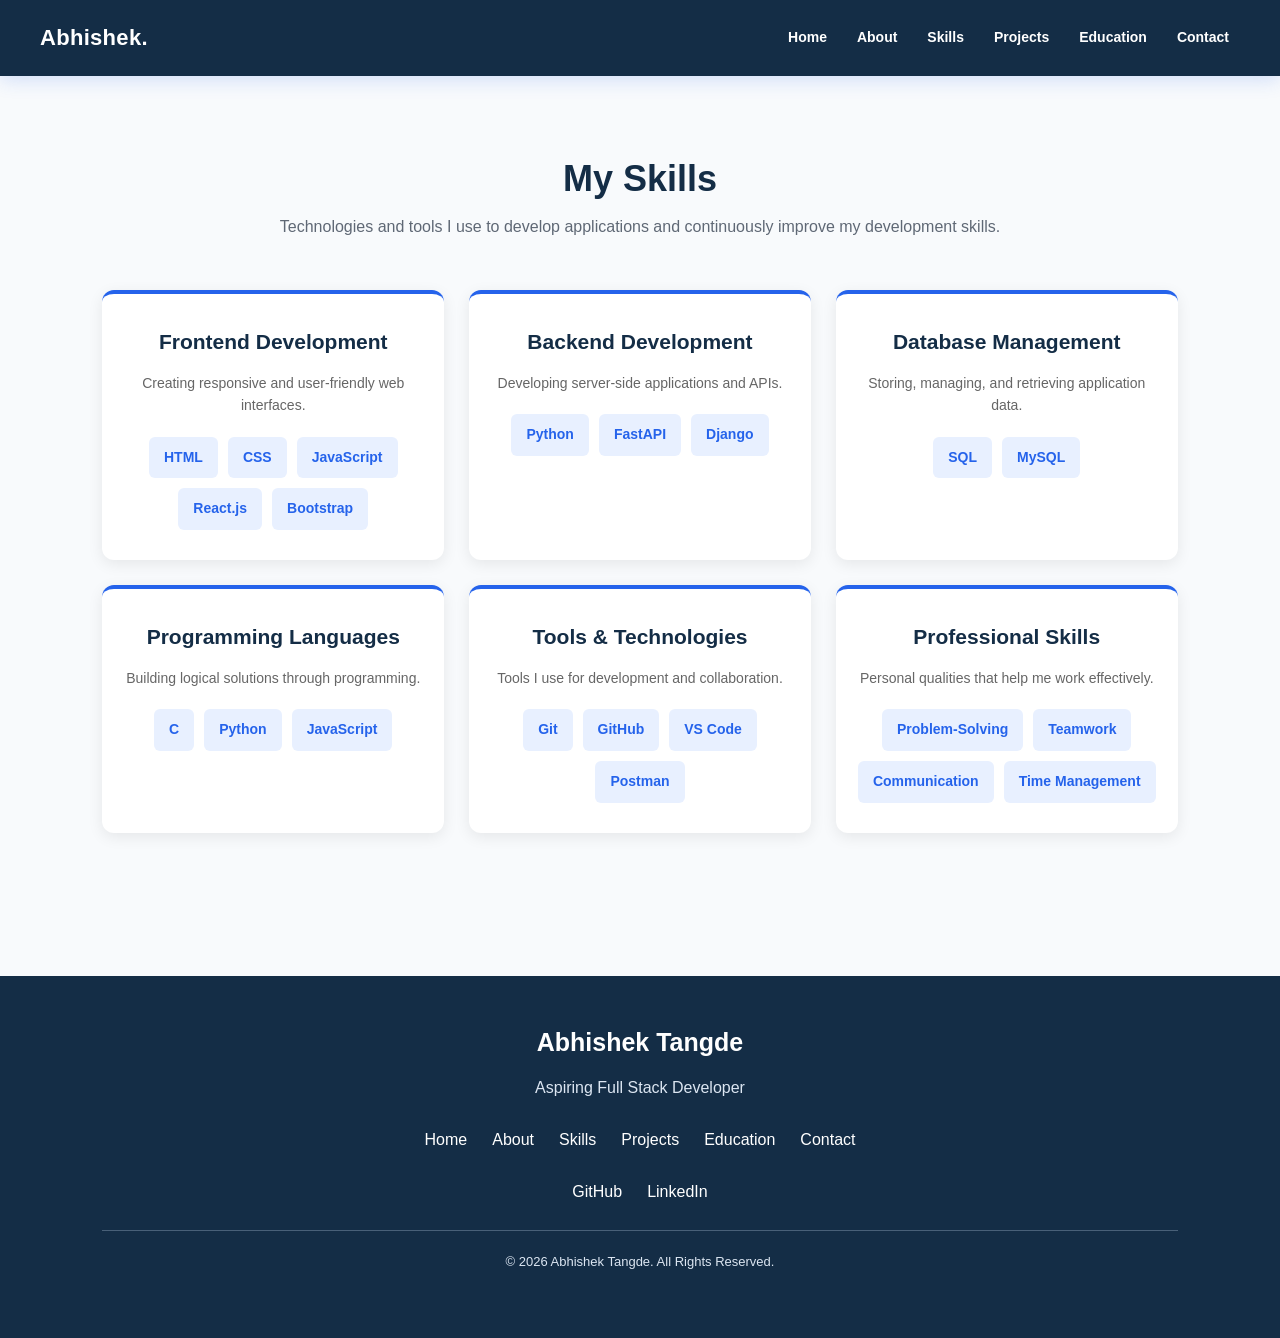
<file: skills.html>
<!DOCTYPE html>
<html lang="en">
<head>
    <meta charset="UTF-8">
    <meta name="viewport" content="width=device-width, initial-scale=1.0">
    <link rel="stylesheet" href="style.css">
    <title>Portfolio</title>
</head>
<body>
    

<header>
    <nav class="navbar">
        <h2 class="logo">Abhishek.</h2>

        <ul class="nav-links">
            <li><a href="index.html">Home</a></li>
            <li><a href="about.html">About</a></li>
            <li><a href="skills.html">Skills</a></li>
            <li><a href="projects.html">Projects</a></li>
            <li><a href="education.html">Education</a></li>
            <li><a href="contact.html">Contact</a></li>
        </ul>
    </nav>
</header>

  <!-- Skills Section -->
   
<section id="skills" class="section">
    <h2>My Skills</h2>
    <p class="section-subtitle">
        Technologies and tools I use to develop applications
        and continuously improve my development skills.
    </p>

    <div class="skills-container">

        <!-- Frontend Development -->
        <div class="skill-card">
            <h3>Frontend Development</h3>
            <p>Creating responsive and user-friendly web interfaces.</p>
            <div class="skill-list">
                <span>HTML</span>
                <span>CSS</span>
                <span>JavaScript</span>
                <span>React.js</span>
                <span>Bootstrap</span>
            </div>
        </div>

        <!-- Backend Development -->
        <div class="skill-card">
            <h3>Backend Development</h3>
            <p>Developing server-side applications and APIs.</p>
            <div class="skill-list">
                <span>Python</span>
                <span>FastAPI</span>
                <span>Django</span>
            </div>
        </div>

        <!-- Database -->
        <div class="skill-card">
            <h3>Database Management</h3>
            <p>Storing, managing, and retrieving application data.</p>
            <div class="skill-list">
                <span>SQL</span>
                <span>MySQL</span>
            </div>
        </div>

        <!-- Programming -->
        <div class="skill-card">
            <h3>Programming Languages</h3>
            <p>Building logical solutions through programming.</p>
            <div class="skill-list">
                <span>C</span>
                <span>Python</span>
                <span>JavaScript</span>
            </div>
        </div>

        <!-- Tools -->
        <div class="skill-card">
            <h3>Tools & Technologies</h3>
            <p>Tools I use for development and collaboration.</p>
            <div class="skill-list">
                <span>Git</span>
                <span>GitHub</span>
                <span>VS Code</span>
                <span>Postman</span>
            </div>
        </div>

        <!-- Soft Skills -->
        <div class="skill-card">
            <h3>Professional Skills</h3>
            <p>Personal qualities that help me work effectively.</p>
            <div class="skill-list">
                <span>Problem-Solving</span>
                <span>Teamwork</span>
                <span>Communication</span>
                <span>Time Management</span>
            </div>
        </div>

    </div>
</section>


<!-- FOOTER -->
    <footer class="footer">

        <h3>Abhishek Tangde</h3>

        <p>Aspiring Full Stack Developer</p>

        <div class="footer-links">

            <a href="index.html">Home</a>
            <a href="about.html">About</a>
            <a href="skills.html">Skills</a>
            <a href="projects.html">Projects</a>
            <a href="education.html">Education</a>
            <a href="contact.html">Contact</a>

        </div>

        <div class="footer-socials">

            <a href="https://github.com/AbhishekTangde"
               target="_blank">GitHub</a>

            <a href="https://www.linkedin.com/in/abhishek-tangde-938168348/"
               target="_blank">LinkedIn</a>

        </div>

        <p class="copyright">
            © 2026 Abhishek Tangde. All Rights Reserved.
        </p>

    </footer>


</body>
</html>
</file>
<file: style.css>
/* 1. Theme colors */
:root {
    --primary: #142D46;
    --primary-light: #234563;

    /* Blue accent colors */
    --accent: #2563EB;
    --accent-hover: #1D4ED8;
    --accent-soft: #DBEAFE;

    /* Background colors */
    --background: #FFFFFF;
    --surface: #FFFFFF;
    --section-bg: #F7F7F7;

    /* Text colors */
    --text: #142D46;
    --muted: #5F6875;

    /* Orange buttons */
    --button: #FF9800;
    --button-hover: #F28C00;

    /* Borders and shadows */
    --border: #E5E7EB;
    --shadow: 0 8px 24px rgba(20, 45, 70, 0.08);
    --shadow-hover: 0 15px 32px rgba(20, 45, 70, 0.14);

    --radius: 8px;
}

/* 2. Reset and base styles */
* {
    margin: 0;
    padding: 0;
    box-sizing: border-box;
}

html {
    scroll-behavior: smooth;
    scroll-padding-top: 90px;
}

body {
    min-height: 100vh;
    display: flex;
    flex-direction: column;
    font-family: Arial, Helvetica, sans-serif;
    background: var(--background);
    color: var(--text);
    line-height: 1.7;
    -webkit-font-smoothing: antialiased;
}

main {
    flex: 1;
}

img {
    max-width: 100%;
}

a {
    color: inherit;
}

button,
input,
textarea,
select {
    font: inherit;
}

::selection {
    background: var(--accent-soft);
    color: var(--primary);
}

/* 3. Navigation bar - BLUE */
header {
    position: sticky;
    top: 0;
    z-index: 100;
    background: #142D46;
    box-shadow: 0 4px 18px rgba(37, 99, 235, 0.18);
}

.navbar {
    width: min(100% - 48px, 1200px);
    margin: 0 auto;
    min-height: 76px;
    display: flex;
    justify-content: space-between;
    align-items: center;
    gap: 24px;
    padding: 14px 0;
}

.logo {
    color: #FFFFFF;
    font-size: 22px;
    font-weight: 800;
    letter-spacing: 0.3px;
    text-decoration: none;
    white-space: nowrap;
}

.nav-links {
    display: flex;
    align-items: center;
    flex-wrap: wrap;
    gap: 8px;
    list-style: none;
}

.nav-links a {
    display: inline-block;
    padding: 8px 11px;
    border-radius: 6px;
    color: #FFFFFF;
    text-decoration: none;
    font-size: 14px;
    font-weight: 600;
    transition: color 0.2s ease, background 0.2s ease;
}

.nav-links a:hover,
.nav-links a:focus-visible {
    color: #FFFFFF;
    background: #237dec;
    outline: none;
}










/* ################################################## Home  */










.hero {
    width: min(100% - 48px, 1200px);
    min-height: 590px;
    margin: 0 auto;
    display: flex;
    justify-content: space-between;
    align-items: center;
    gap: 64px;
    padding: 72px 0;
}

.hero-content {
    max-width: 680px;
}

.welcome,
.small-title {
    margin-bottom: 12px;
    color: var(--accent);
    font-size: 13px;
    font-weight: 800;
    letter-spacing: 2px;
    text-transform: uppercase;
}

.hero-content h1 {
    margin-bottom: 12px;
    color: var(--primary);
    font-size: clamp(34px, 4.5vw, 54px);
    line-height: 1.15;
    letter-spacing: -1.2px;
}

.hero-content h1 span {
    color: rgb(240, 3, 3);
}

.hero-content h3 {
    margin-bottom: 18px;
    color: var(--primary-light);
    font-size: clamp(18px, 2.3vw, 24px);
    font-weight: 600;
}

.hero-content p {
    max-width: 640px;
    margin-bottom: 18px;
    color: var(--muted);
    font-size: 16px;
}

.hero-buttons {
    display: flex;
    flex-wrap: wrap;
    align-items: center;
    gap: 14px;
    margin-top: 26px;
}

.hero-image {
    flex: 0 0 auto;
    text-align: center;
}

.hero-image img {
    display: block;
    width: 300px;
    height: 300px;
    object-fit: cover;
    border: 5px solid var(--accent);
    border-radius: 50%;
    box-shadow: 0 0 0 10px var(--accent-soft), var(--shadow);
}

/* 5. Buttons - ORANGE */
.btn {
    display: inline-flex;
    justify-content: center;
    align-items: center;
    gap: 8px;
    min-height: 46px;
    padding: 11px 23px;
    border: 2px solid var(--button);
    border-radius: 6px;
    background: var(--button);
    color: #111827;
    font-size: 14px;
    font-weight: 700;
    text-decoration: none;
    cursor: pointer;
    transition: transform 0.2s ease, background 0.2s ease,
                color 0.2s ease, box-shadow 0.2s ease;
}

.btn:hover {
    transform: translateY(-2px);
    border-color: var(--button-hover);
    background: var(--button-hover);
    color: #111827;
    box-shadow: 0 7px 18px rgba(255, 152, 0, 0.22);
}

.btn-outline {
    border-color: var(--accent);
    background: transparent;
    color: var(--accent);
}

.btn-outline:hover {
    border-color: var(--accent);
    background: var(--accent);
    color: #FFFFFF;
}

.work-banner {
    text-align: center;
    padding: 70px 8%;
    background: var(--primary);
    color: #ffffff;
    border-radius: 12px;
    margin: 60px 8%;
}

/* Small Title */
.work-banner .small-title {
    color: #93C5FD;
    font-size: 14px;
    font-weight: 600;
    letter-spacing: 3px;
    margin-bottom: 15px;
}

/* Main Heading */
.work-banner h2 {
    font-size: 36px;
    color: #ffffff;
    margin-bottom: 20px;
}

/* Description */
.work-banner p:not(.small-title) {
    font-size: 16px;
    color: #E5E7EB;
    line-height: 1.8;
    max-width: 650px;
    margin: 0 auto 30px;
}

/* Button */
.banner-btn {
    display: inline-block;
    background: #FF9800;
    color: #ffffff;
    padding: 13px 28px;
    border-radius: 6px;
    text-decoration: none;
    font-weight: 600;
    transition: 0.3s ease;
}

.banner-btn:hover {
    background: #E68900;
    color: #ffffff;
    transform: translateY(-3px);
}

.center-button {
    display: flex;
    justify-content: center;
    align-items: center;
    margin-top: 20px;
}


 /* footer */
.site-footer {
    background: #344762;
    color: #ffffff;
    text-align: center;
    padding: 45px 8% 20px;
}

/* Footer Name */
.site-footer h2 {
    font-size: 30px;
    color: #ffffff;
    margin-bottom: 8px;
}

/* Footer Subtitle */
.site-footer > p {
    color: #CBD5E1;
    font-size: 15px;
    margin-bottom: 25px;
}

/* Social Links */
.social-links {
    display: flex;
    justify-content: center;
    align-items: center;
    flex-wrap: wrap;
    gap: 25px;
    margin-bottom: 30px;
}

.social-links a {
    color: #ffffff;
    text-decoration: none;
    font-size: 15px;
    font-weight: 500;
    transition: 0.3s ease;
}

.social-links a:hover {
    color: #60A5FA;
}

/* Footer Bottom */
.footer-bottom {
    border-top: 1px solid #334155;
    padding-top: 20px;
    margin-top: 20px;
}

.footer-bottom p {
    color: #94A3B8;
    font-size: 14px;
    margin: 0;
}

@media (max-width: 768px) {

    .work-banner {
        padding: 50px 6%;
        margin: 40px 5%;
    }

    .work-banner h2 {
        font-size: 28px;
    }

    .work-banner p:not(.small-title) {
        font-size: 14px;
    }

    .site-footer {
        padding: 35px 5% 20px;
    }

    .social-links {
        gap: 18px;
    }
}

@media (max-width: 480px) {

    .work-banner h2 {
        font-size: 25px;
    }

    .social-links {
        flex-direction: column;
        gap: 15px;
    }
}










/* ################################################## About  */










.section {
    width: 100%;
    padding: 76px max(24px, calc((100% - 1200px) / 2));
    text-align: center;
}

.section h2,
.section-heading h2 {
    margin-bottom: 16px;
    color: var(--primary);
    font-size: clamp(27px, 3vw, 36px);
    line-height: 1.25;
}

.section > p {
    max-width: 800px;
    margin: 0 auto;
    color: var(--muted);
}

.section-heading {
    max-width: 800px;
    margin: 0 auto 38px;
    text-align: center;
}

.section-heading > p:not(.small-title) {
    color: var(--muted);
    line-height: 1.8;
}

/* 7. Intro and career goal */
.intro-section {
    padding: 76px 24px;
    background: var(--section-bg);
    text-align: center;
}

.intro-section > * {
    max-width: 900px;
    margin-right: auto;
    margin-left: auto;
}

.intro-text {
    margin-bottom: 28px;
    color: var(--muted);
    line-height: 1.9;
}

.career-goal {
    margin-top: 26px;
    margin-bottom: 28px;
    padding: 24px 26px;
    border-left: 4px solid var(--accent);
    border-radius: 0 8px 8px 0;
    background: var(--surface);
    text-align: left;
}

.career-goal h3 {
    margin-bottom: 8px;
    color: var(--primary);
}

.career-goal p {
    color: var(--muted);
}

/* 8. Content cards and grids */
.content-card,
.highlight-card,
.project-card,
.education-card {
    border: 1px solid var(--border);
    border-radius: var(--radius);
    background: var(--surface);
    box-shadow: var(--shadow);
    transition: transform 0.25s ease,
                box-shadow 0.25s ease,
                border-color 0.25s ease;
}

.content-card {
    padding: 28px;
    text-align: left;
}

.content-card:hover,
.highlight-card:hover,
.project-card:hover,
.education-card:hover {
    transform: translateY(-6px);
    border-color: var(--accent);
    box-shadow: var(--shadow-hover);
}

.card-container,
.highlight-grid,
.project-grid {
    display: grid;
    grid-template-columns: repeat(3, minmax(0, 1fr));
    gap: 25px;
    width: 100%;
    max-width: 1150px;
    margin: 30px auto 0;
}

/* 9. Highlight cards */
.highlight-card {
    display: block;
    padding: 30px 26px;
    color: var(--text);
    text-align: left;
    text-decoration: none;
}

.card-icon {
    display: flex;
    justify-content: center;
    align-items: center;
    width: 54px;
    height: 54px;
    margin-bottom: 19px;
    border-radius: 10px;
    background: var(--accent-soft);
    color: var(--accent);
    font-size: 23px;
    font-weight: 800;
}

.highlight-card h3 {
    margin-bottom: 10px;
    color: var(--primary);
    font-size: 20px;
}

.highlight-card p {
    margin-bottom: 14px;
    color: var(--muted);
    line-height: 1.8;
}

.highlight-card span {
    color: var(--accent);
    font-weight: 800;
}










/* ################################################## Skills  */











/* SKILLS SECTION */

#skills {
    padding: 80px 8%;
    text-align: center;
    min-height: 100vh;
    background-color: #f8fafc;
}

#skills h2 {
    font-size: 36px;
    color: #142D46;
    margin-bottom: 12px;
}

.section-subtitle {
    color: #666;
    font-size: 16px;
    margin-bottom: 50px;
    padding-bottom:50px;
}


/* Skills Grid */

.skills-container {
    display: grid;
    grid-template-columns: repeat(3, 1fr);
    gap: 25px;
}

/* Skill Cards */

.skill-card {
    background: white;
    padding: 30px 22px;
    border-radius: 12px;
    border-top: 4px solid #2563EB;
    box-shadow: 0 4px 15px rgba(0, 0, 0, 0.08);
    transition: 0.3s ease;
}

.skill-card:hover {
    transform: translateY(-8px);
    box-shadow: 0 8px 22px rgba(0, 0, 0, 0.15);
}

.skill-card h3 {
    color: #142D46;
    font-size: 21px;
    margin-bottom: 12px;
}

.skill-card p {
    color: #666;
    font-size: 14px;
    line-height: 1.6;
    margin-bottom: 20px;
}

/* Skill Tags */

.skill-list {
    display: flex;
    flex-wrap: wrap;
    justify-content: center;
    gap: 10px;
}

.skill-list span {
    background: #e8f0ff;
    color: #2563EB;
    padding: 9px 15px;
    border-radius: 6px;
    font-size: 14px;
    font-weight: 600;
}

/* Responsive Design */

@media (max-width: 900px) {
    .skills-container {
        grid-template-columns: repeat(2, 1fr);
    }
}

@media (max-width: 600px) {
    .skills-container {
        grid-template-columns: 1fr;
    }

    #skills h2 {
        font-size: 28px;
    }
}











/* ################################################## Projects  */











/* =====================================================
   PROJECTS PAGE
   Theme: White + Navy + Blue
===================================================== */

#projects {
    padding: 90px 8%;
    background: #f5f8fc;
    min-height: 100vh;
}

/* PAGE INTRODUCTION */

.projects-intro {
    text-align: center;
    max-width: 800px;
    margin: 0 auto 75px;
}

.projects-intro h2 {
    font-size: 38px;
    color: #142D46;
    margin-bottom: 18px;
}

.projects-intro p {
    color: #666;
    font-size: 16px;
    line-height: 1.9;
}

/* PROJECT CATEGORY */

.project-category {
    margin-bottom: 80px;
}

.project-category > h3 {
    color: #142D46;
    font-size: 29px;
    margin-bottom: 12px;
    text-align: center;
}

.category-description {
    color: #666;
    text-align: center;
    margin-bottom: 40px;
    line-height: 1.7;
}

/* PROJECT GRID */

.projects-container {
    display: grid;
    grid-template-columns: repeat(3, 1fr);
    gap: 28px;
}

/* PROJECT CARD */

.project-card {
    background: white;
    padding: 30px;
    border-radius: 13px;
    border-top: 5px solid #2563EB;
    box-shadow: 0 5px 18px rgba(20, 45, 70, 0.08);
    transition: 0.3s ease;
    position: relative;
    display: flex;
    flex-direction: column;
}

.project-card:hover {
    transform: translateY(-9px);
    box-shadow: 0 12px 28px rgba(20, 45, 70, 0.15);
}

/* PROJECT NUMBER */

.project-number {
    position: absolute;
    top: 18px;
    right: 20px;
    color: #dbeafe;
    font-size: 32px;
    font-weight: bold;
}

/* PROJECT ICON */

.project-icon {
    font-size: 40px;
    margin-bottom: 18px;
}

/* PROJECT TYPE */

.project-type {
    display: inline-block;
    width: fit-content;
    background: #e8f0ff;
    color: #2563EB;
    padding: 7px 13px;
    border-radius: 5px;
    font-size: 12px;
    font-weight: bold;
    margin-bottom: 18px;
}

/* PROJECT TITLE */

.project-card h3 {
    color: #142D46;
    font-size: 21px;
    margin-bottom: 15px;
    line-height: 1.4;
}

/* PROJECT DESCRIPTION */

.project-card > p {
    color: #666;
    font-size: 14px;
    line-height: 1.8;
    margin-bottom: 22px;
}

/* PROJECT FEATURES */

.project-card h4 {
    color: #142D46;
    font-size: 16px;
    margin-bottom: 12px;
}

.project-card ul {
    padding-left: 20px;
    margin-bottom: 22px;
}

.project-card ul li {
    color: #666;
    font-size: 14px;
    line-height: 2;
}

/* TECHNOLOGY TAGS */

.tech-stack {
    display: flex;
    flex-wrap: wrap;
    gap: 8px;
    margin-top: auto;
    margin-bottom: 22px;
}

.tech-stack span {
    background: #edf3fc;
    color: #234563;
    padding: 7px 11px;
    border-radius: 5px;
    font-size: 12px;
    font-weight: 600;
}

/* PROJECT LINKS */

.project-links {
    border-top: 1px solid #eee;
    padding-top: 18px;
}

.project-links a {
    display: inline-block;
    color: #2563EB;
    text-decoration: none;
    font-weight: bold;
    font-size: 14px;
    transition: 0.3s;
}

.project-links a:hover {
    color: #142D46;
    transform: translateX(4px);
}

/* DEVELOPMENT JOURNEY */

.project-journey {
    text-align: center;
    margin: 90px 0;
}

.project-journey > h3 {
    font-size: 30px;
    color: #142D46;
    margin-bottom: 15px;
}

.project-journey > p {
    color: #666;
    max-width: 750px;
    margin: 0 auto 40px;
    line-height: 1.9;
}

.journey-container {
    display: grid;
    grid-template-columns: repeat(3, 1fr);
    gap: 25px;
}

.journey-card {
    background: white;
    padding: 35px 25px;
    border-radius: 12px;
    box-shadow: 0 5px 18px rgba(20, 45, 70, 0.07);
    transition: 0.3s;
}

.journey-card:hover {
    transform: translateY(-7px);
}

.journey-card span {
    display: inline-block;
    color: #2563EB;
    background: #e8f0ff;
    padding: 12px 17px;
    border-radius: 50%;
    font-size: 18px;
    font-weight: bold;
    margin-bottom: 20px;
}

.journey-card h4 {
    color: #142D46;
    font-size: 20px;
    margin-bottom: 12px;
}

.journey-card p {
    color: #666;
    font-size: 14px;
    line-height: 1.8;
}

/* UPCOMING PROJECTS */

.upcoming-section {
    background: white;
    padding: 50px 40px;
    border-radius: 14px;
    margin-bottom: 80px;
    text-align: center;
    box-shadow: 0 5px 18px rgba(20, 45, 70, 0.07);
}

.upcoming-section h3 {
    font-size: 28px;
    color: #142D46;
    margin-bottom: 18px;
}

.upcoming-section p {
    color: #666;
    max-width: 750px;
    margin: 0 auto 30px;
    line-height: 1.9;
}

.upcoming-tags {
    display: flex;
    flex-wrap: wrap;
    justify-content: center;
    gap: 12px;
}

.upcoming-tags span {
    background: #e8f0ff;
    color: #2563EB;
    padding: 11px 17px;
    border-radius: 6px;
    font-size: 14px;
    font-weight: 600;
}

/* PROJECT BANNER */

.project-banner {
    background: #142D46;
    color: white;
    padding: 65px 30px;
    text-align: center;
    border-radius: 15px;
}

.project-banner h3 {
    font-size: 30px;
    margin-bottom: 18px;
}

.project-banner p {
    max-width: 700px;
    margin: 0 auto 30px;
    color: #dce6f2;
    line-height: 1.9;
}

.project-banner .btn {
    display: inline-block;
    background: #2563EB;
    color: white;
    text-decoration: none;
    padding: 14px 30px;
    border-radius: 7px;
    font-weight: bold;
    transition: 0.3s;
}

.project-banner .btn:hover {
    background: #1d4ed8;
    transform: translateY(-3px);
}

/* FOOTER */

.footer {
    background: #142D46;
    color: white;
    padding: 45px 8%;
    text-align: center;
}

.footer h3 {
    font-size: 25px;
    margin-bottom: 10px;
}

.footer p {
    color: #dce6f2;
    margin-bottom: 20px;
}

.footer-links {
    display: flex;
    justify-content: center;
    flex-wrap: wrap;
    gap: 25px;
    margin: 25px 0;
}

.footer-links a {
    color: white;
    text-decoration: none;
    transition: 0.3s;
}

.footer-links a:hover {
    color: #60a5fa;
}

.footer .copyright {
    border-top: 1px solid #496078;
    padding-top: 20px;
    margin-top: 25px;
    font-size: 13px;
}

/* RESPONSIVE DESIGN */

@media (max-width: 1000px) {

    .projects-container {
        grid-template-columns: repeat(2, 1fr);
    }

    .journey-container {
        grid-template-columns: repeat(2, 1fr);
    }
}

@media (max-width: 650px) {

    #projects {
        padding: 60px 5%;
    }

    .projects-intro h2 {
        font-size: 30px;
    }

    .projects-container {
        grid-template-columns: 1fr;
    }

    .journey-container {
        grid-template-columns: 1fr;
    }

    .project-category > h3,
    .project-journey > h3,
    .upcoming-section h3 {
        font-size: 24px;
    }

    .project-banner h3 {
        font-size: 24px;
    }

    .upcoming-section {
        padding: 35px 20px;
    }

    .footer-links {
        gap: 15px;
    }
}











/* ################################################## Education  */










#education {
    text-align: center;
    padding: 60px 8%;
}

#education h2 {
    font-size: 32px;
    color: #142D46;
    margin-bottom: 10px;
}

#education > p {
    color: #666;
    margin-bottom: 35px;
}

/* Education Cards Container */

.education-container {
    display: grid;
    grid-template-columns: repeat(auto-fit, minmax(280px, 1fr));
    gap: 25px;
}

/* Education Card Design */

.education-card {
    background: #fff;
    padding: 25px;
    border-left: 5px solid #007bff;
    border-radius: 10px;
    box-shadow: 0 4px 15px rgba(0, 0, 0, 0.1);
    text-align: left;
    transition: 0.3s ease;
}

/* Hover Effect */

.education-card:hover {
    transform: translateY(-5px);
}

/* Education Heading */

.education-card h3 {
    color: #142D46;
    font-size: 21px;
    margin-bottom: 12px;
}

/* Education Subheading */

.education-card h4 {
    color: #007bff;
    margin-bottom: 15px;
}

/* Education Details */

.education-card p {
    color: #444;
    line-height: 1.8;
    font-size: 14px;
}










/* ################################################## Contact  */











/* =====================================================
   CONTACT PAGE
   Theme: White + Navy + Blue
===================================================== */

#contact {
    padding: 90px 8%;
    background: #f5f8fc;
    min-height: 100vh;
}

/* INTRODUCTION */

.contact-intro {
    text-align: center;
    max-width: 800px;
    margin: 0 auto 75px;
}

.contact-intro h2 {
    font-size: 38px;
    color: #142D46;
    margin-bottom: 18px;
}

.contact-intro p {
    color: #666;
    line-height: 1.9;
    font-size: 16px;
}

/* CONTACT INFORMATION */

.contact-info-section {
    text-align: center;
    margin-bottom: 85px;
}

.contact-info-section h3,
.form-heading h3,
.why-connect h3 {
    font-size: 29px;
    color: #142D46;
    margin-bottom: 15px;
}

.contact-subtitle {
    color: #666;
    margin-bottom: 35px;
    line-height: 1.7;
}

/* CONTACT CARDS */

.contact-info-container {
    display: grid;
    grid-template-columns: repeat(4, 1fr);
    gap: 22px;
}

.contact-info-card {
    background: white;
    padding: 30px 20px;
    border-radius: 12px;
    border-bottom: 4px solid #2563EB;
    box-shadow: 0 5px 18px rgba(20, 45, 70, 0.08);
    transition: 0.3s;
}

.contact-info-card:hover {
    transform: translateY(-8px);
    box-shadow: 0 10px 25px rgba(20, 45, 70, 0.15);
}

.contact-icon {
    font-size: 38px;
    margin-bottom: 18px;
}

.contact-info-card h4 {
    color: #142D46;
    font-size: 19px;
    margin-bottom: 12px;
}

.contact-info-card p {
    color: #666;
    font-size: 14px;
    line-height: 1.7;
    margin-bottom: 18px;
}

.contact-info-card a {
    color: #2563EB;
    text-decoration: none;
    font-size: 14px;
    font-weight: bold;
}

.contact-info-card a:hover {
    color: #142D46;
}

.contact-info-card span {
    color: #2563EB;
    font-size: 13px;
    font-weight: 600;
}

/* CONTACT FORM */

.contact-form-section {
    background: white;
    padding: 50px;
    border-radius: 14px;
    max-width: 900px;
    margin: 0 auto 90px;
    box-shadow: 0 5px 22px rgba(20, 45, 70, 0.08);
}

.form-heading {
    text-align: center;
    margin-bottom: 35px;
}

.form-heading p {
    color: #666;
    line-height: 1.7;
}

/* FORM ROW */

.form-row {
    display: grid;
    grid-template-columns: 1fr 1fr;
    gap: 22px;
}

.form-group {
    display: flex;
    flex-direction: column;
    margin-bottom: 23px;
}

.form-group label {
    color: #142D46;
    font-size: 15px;
    font-weight: 600;
    margin-bottom: 10px;
}

.form-group input,
.form-group textarea {
    width: 100%;
    padding: 14px 16px;
    border: 1px solid #d5deea;
    border-radius: 7px;
    outline: none;
    font-family: inherit;
    font-size: 14px;
    background: #f9fbff;
    transition: 0.3s;
}

.form-group input:focus,
.form-group textarea:focus {
    border-color: #2563EB;
    box-shadow: 0 0 0 3px rgba(37, 99, 235, 0.1);
}

.form-group textarea {
    resize: vertical;
}

/* SUBMIT BUTTON */

.submit-btn {
    background: #2563EB;
    color: white;
    border: none;
    padding: 15px 30px;
    border-radius: 7px;
    font-size: 15px;
    font-weight: bold;
    cursor: pointer;
    transition: 0.3s;
}

.submit-btn:hover {
    background: #142D46;
    transform: translateY(-3px);
}

/* WHY CONNECT SECTION */

.why-connect {
    text-align: center;
    margin-bottom: 90px;
}

.why-connect > p {
    max-width: 750px;
    margin: 0 auto 40px;
    color: #666;
    line-height: 1.9;
}

.why-connect-container {
    display: grid;
    grid-template-columns: repeat(3, 1fr);
    gap: 25px;
}

.why-card {
    background: white;
    padding: 35px 25px;
    border-radius: 12px;
    box-shadow: 0 5px 18px rgba(20, 45, 70, 0.07);
    transition: 0.3s;
}

.why-card:hover {
    transform: translateY(-7px);
}

.why-card span {
    font-size: 38px;
    display: block;
    margin-bottom: 18px;
}

.why-card h4 {
    color: #142D46;
    font-size: 19px;
    margin-bottom: 13px;
}

.why-card p {
    color: #666;
    font-size: 14px;
    line-height: 1.8;
}

/* CONTACT BANNER */

.contact-banner {
    background: #142D46;
    color: white;
    text-align: center;
    padding: 65px 30px;
    border-radius: 15px;
}

.contact-banner h3 {
    font-size: 30px;
    margin-bottom: 18px;
}

.contact-banner p {
    max-width: 700px;
    margin: 0 auto 30px;
    color: #dce6f2;
    line-height: 1.9;
}

.contact-banner-btn {
    display: inline-block;
    background: #2563EB;
    color: white;
    padding: 14px 30px;
    border-radius: 7px;
    text-decoration: none;
    font-weight: bold;
    transition: 0.3s;
}

.contact-banner-btn:hover {
    background: #1d4ed8;
    transform: translateY(-3px);
}

/* FOOTER SOCIAL LINKS */

.footer-socials {
    display: flex;
    justify-content: center;
    gap: 25px;
    margin: 20px 0;
}

.footer-socials a {
    color: white;
    text-decoration: none;
    transition: 0.3s;
}

.footer-socials a:hover {
    color: #60a5fa;
}

/* RESPONSIVE DESIGN */

@media (max-width: 1000px) {

    .contact-info-container {
        grid-template-columns: repeat(2, 1fr);
    }

    .why-connect-container {
        grid-template-columns: repeat(2, 1fr);
    }
}

@media (max-width: 650px) {

    #contact {
        padding: 60px 5%;
    }

    .contact-intro h2 {
        font-size: 30px;
    }

    .contact-info-container,
    .why-connect-container {
        grid-template-columns: 1fr;
    }

    .contact-form-section {
        padding: 30px 20px;
    }

    .form-row {
        grid-template-columns: 1fr;
        gap: 0;
    }

    .contact-info-section h3,
    .form-heading h3,
    .why-connect h3 {
        font-size: 24px;
    }

    .contact-banner {
        padding: 45px 20px;
    }

    .contact-banner h3 {
        font-size: 24px;
    }

    .footer-links {
        gap: 15px;
    }
}

/* =====================================================
   FINAL RESPONSIVE OVERRIDES
   Added for the existing portfolio HTML structure.
   Keep this block at the very bottom of style.css.
===================================================== */

/* Prevent elements from creating horizontal scrolling */
html,
body {
    max-width: 100%;
    overflow-x: hidden;
}

img {
    max-width: 100%;
    height: auto;
}

/* Keep grid children from forcing their columns wider */
.highlight-grid,
.project-grid,
.card-container,
.skills-container,
.projects-container,
.education-container,
.contact-info-container,
.why-connect-container,
.journey-container {
    min-width: 0;
}

.highlight-card,
.project-card,
.skill-card,
.education-card,
.contact-info-card,
.why-card,
.journey-card {
    min-width: 0;
    overflow-wrap: anywhere;
}

/* Home page featured projects */
.featured-section {
    width: 100%;
    padding: 76px 24px;
    background: var(--section-bg);
}

.featured-section .section-heading {
    max-width: 800px;
    margin: 0 auto 38px;
    text-align: center;
}

.featured-section .section-heading h2 {
    color: var(--primary);
    font-size: clamp(27px, 3vw, 36px);
    line-height: 1.25;
    margin-bottom: 16px;
}

.featured-section .section-heading > p:not(.small-title) {
    color: var(--muted);
}

.project-grid {
    display: grid;
    grid-template-columns: repeat(3, minmax(0, 1fr));
    gap: 25px;
    width: 100%;
    max-width: 1150px;
    margin: 30px auto 0;
}

.featured-section .project-card {
    display: flex;
    flex-direction: column;
    min-width: 0;
    overflow: hidden;
    padding: 0;
    background: var(--surface);
    border: 1px solid var(--border);
    border-radius: var(--radius);
    box-shadow: var(--shadow);
}

.project-image {
    display: block;
    width: 100%;
    height: 210px;
    object-fit: cover;
}

.project-info {
    display: flex;
    flex: 1;
    flex-direction: column;
    align-items: flex-start;
    padding: 22px;
}

.project-info h3 {
    color: var(--primary);
    font-size: 20px;
    line-height: 1.4;
    margin: 12px 0;
}

.project-info p {
    color: var(--muted);
    font-size: 14px;
    line-height: 1.8;
    margin-bottom: 16px;
}

.project-tag {
    display: inline-block;
    padding: 6px 10px;
    border-radius: 5px;
    background: var(--accent-soft);
    color: var(--accent);
    font-size: 12px;
    font-weight: 700;
}

.tech-tags {
    display: flex;
    flex-wrap: wrap;
    gap: 8px;
    margin: auto 0 18px;
}

.tech-tags span {
    padding: 6px 9px;
    border-radius: 5px;
    background: #edf3fc;
    color: var(--primary-light);
    font-size: 12px;
    font-weight: 600;
}

.project-info .text-link {
    color: var(--accent);
    font-size: 14px;
    font-weight: 700;
    text-decoration: none;
}

.project-info .text-link:hover {
    color: var(--primary);
}

/* Tablet layout */
@media (max-width: 1000px) {
    .navbar {
        width: min(100% - 36px, 1200px);
        gap: 14px;
    }

    .nav-links {
        justify-content: flex-end;
        gap: 3px;
    }

    .nav-links a {
        padding: 7px 8px;
        font-size: 13px;
    }

    .hero {
        width: min(100% - 40px, 1200px);
        gap: 32px;
    }

    .hero-image img {
        width: 250px;
        height: 250px;
    }

    .highlight-grid,
    .project-grid,
    .card-container,
    .skills-container,
    .projects-container,
    .journey-container,
    .why-connect-container {
        grid-template-columns: repeat(2, minmax(0, 1fr));
    }

    .contact-info-container {
        grid-template-columns: repeat(2, minmax(0, 1fr));
    }
}

/* Mobile layout */
@media (max-width: 768px) {
    html {
        scroll-padding-top: 20px;
    }

    .navbar {
        width: 100%;
        min-height: auto;
        flex-direction: column;
        justify-content: center;
        gap: 8px;
        padding: 12px 14px;
    }

    .logo {
        font-size: 21px;
    }

    .nav-links {
        width: 100%;
        justify-content: center;
        flex-wrap: wrap;
        gap: 3px 5px;
        padding: 0;
        margin: 0;
    }

    .nav-links li {
        margin: 0;
    }

    .nav-links a {
        padding: 6px 8px;
        font-size: 13px;
    }

    .hero {
        width: min(100% - 36px, 600px);
        min-height: auto;
        flex-direction: column-reverse;
        justify-content: center;
        gap: 30px;
        padding: 48px 0;
        text-align: center;
    }

    .hero-content {
        width: 100%;
        max-width: 100%;
    }

    .hero-content h1 {
        font-size: clamp(29px, 7vw, 40px);
        letter-spacing: -0.5px;
    }

    .hero-content h3 {
        font-size: 20px;
    }

    .hero-content p {
        max-width: 100%;
        font-size: 15px;
    }

    .hero-buttons {
        justify-content: center;
        gap: 10px;
    }

    .hero-image img {
        width: 210px;
        height: 210px;
    }

    .intro-section {
        padding: 50px 22px;
    }

    .section,
    #skills,
    #projects,
    #education,
    #contact {
        padding: 50px 22px;
    }

    .highlight-grid,
    .project-grid,
    .card-container,
    .skills-container,
    .projects-container,
    .journey-container,
    .why-connect-container,
    .contact-info-container {
        grid-template-columns: minmax(0, 1fr);
    }

    .highlight-grid,
    .project-grid,
    .card-container,
    .skills-container,
    .projects-container,
    .journey-container,
    .why-connect-container,
    .contact-info-container {
        gap: 18px;
    }

    .education-container {
        grid-template-columns: minmax(0, 1fr);
    }

    .featured-section {
        padding: 50px 20px;
    }

    .project-image {
        height: 220px;
    }

    .work-banner {
        margin: 35px 18px;
        padding: 42px 20px;
    }

    .work-banner h2 {
        font-size: 27px;
    }

    .work-banner p:not(.small-title) {
        font-size: 14px;
    }

    .contact-form-section {
        width: 100%;
        padding: 28px 18px;
    }

    .form-row {
        grid-template-columns: minmax(0, 1fr);
        gap: 0;
    }

    .footer {
        padding: 35px 20px 22px;
    }

    .footer-links,
    .footer-socials {
        justify-content: center;
        flex-wrap: wrap;
        gap: 14px 18px;
    }

    .footer .copyright {
        overflow-wrap: anywhere;
    }
}

/* Small phones */
@media (max-width: 480px) {
    .navbar {
        padding: 10px 8px;
    }

    .nav-links {
        gap: 2px;
    }

    .nav-links a {
        padding: 6px 6px;
        font-size: 12px;
    }

    .hero {
        width: calc(100% - 32px);
        padding: 38px 0;
        gap: 24px;
    }

    .hero-image img {
        width: 175px;
        height: 175px;
    }

    .hero-content h1 {
        font-size: 28px;
    }

    .hero-content h3 {
        font-size: 18px;
    }

    .hero-content p {
        font-size: 14px;
        line-height: 1.75;
    }

    .hero-buttons {
        flex-direction: column;
        align-items: stretch;
    }

    .hero-buttons .btn {
        width: 100%;
    }

    .section,
    #skills,
    #projects,
    #education,
    #contact {
        padding: 40px 16px;
    }

    .featured-section {
        padding: 40px 16px;
    }

    .project-info {
        padding: 18px;
    }

    .project-image {
        height: 190px;
    }

    .project-info h3 {
        font-size: 18px;
    }

    .work-banner {
        margin: 28px 12px;
        padding: 35px 16px;
    }

    .work-banner h2 {
        font-size: 23px;
    }

    .career-goal {
        padding: 18px;
    }

    .content-card,
    .highlight-card,
    .skill-card,
    .education-card,
    .contact-info-card,
    .why-card,
    .journey-card {
        padding: 22px 18px;
    }

    .footer-links {
        gap: 12px;
    }
}
</file>
